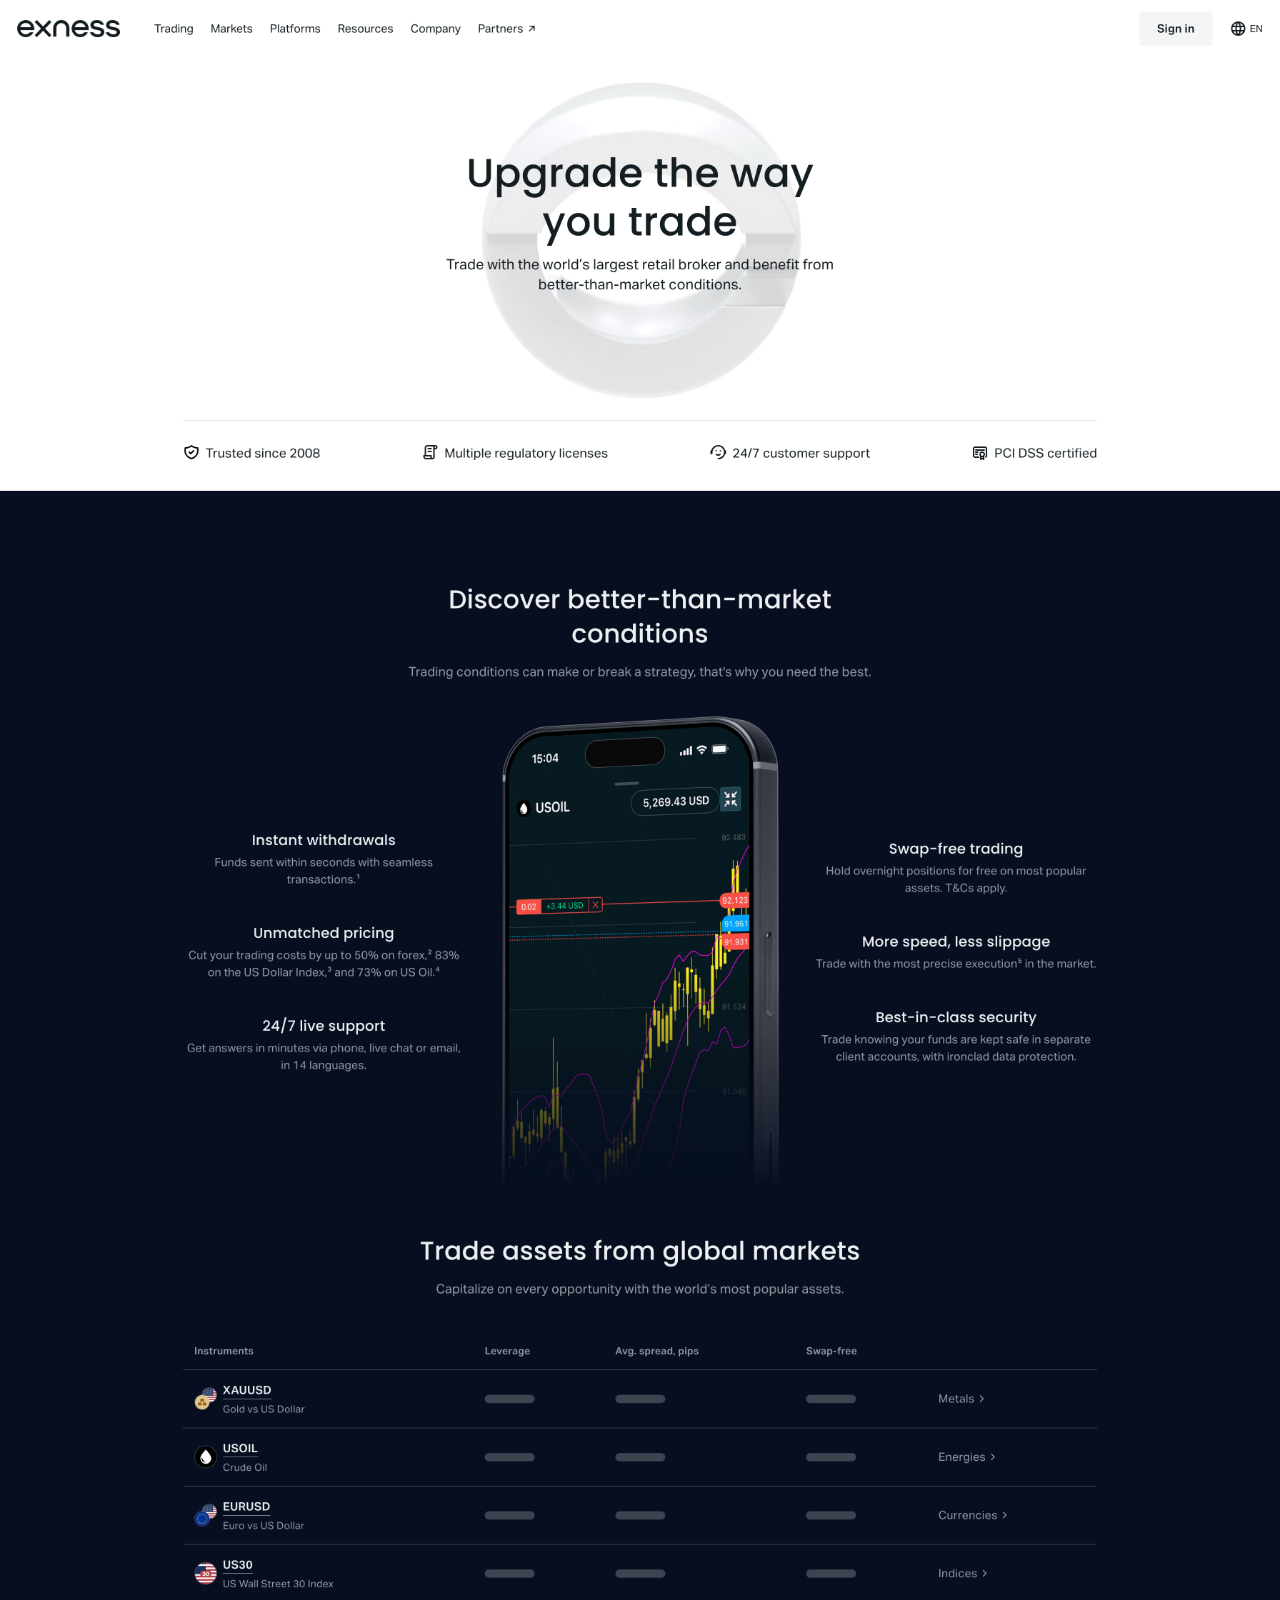
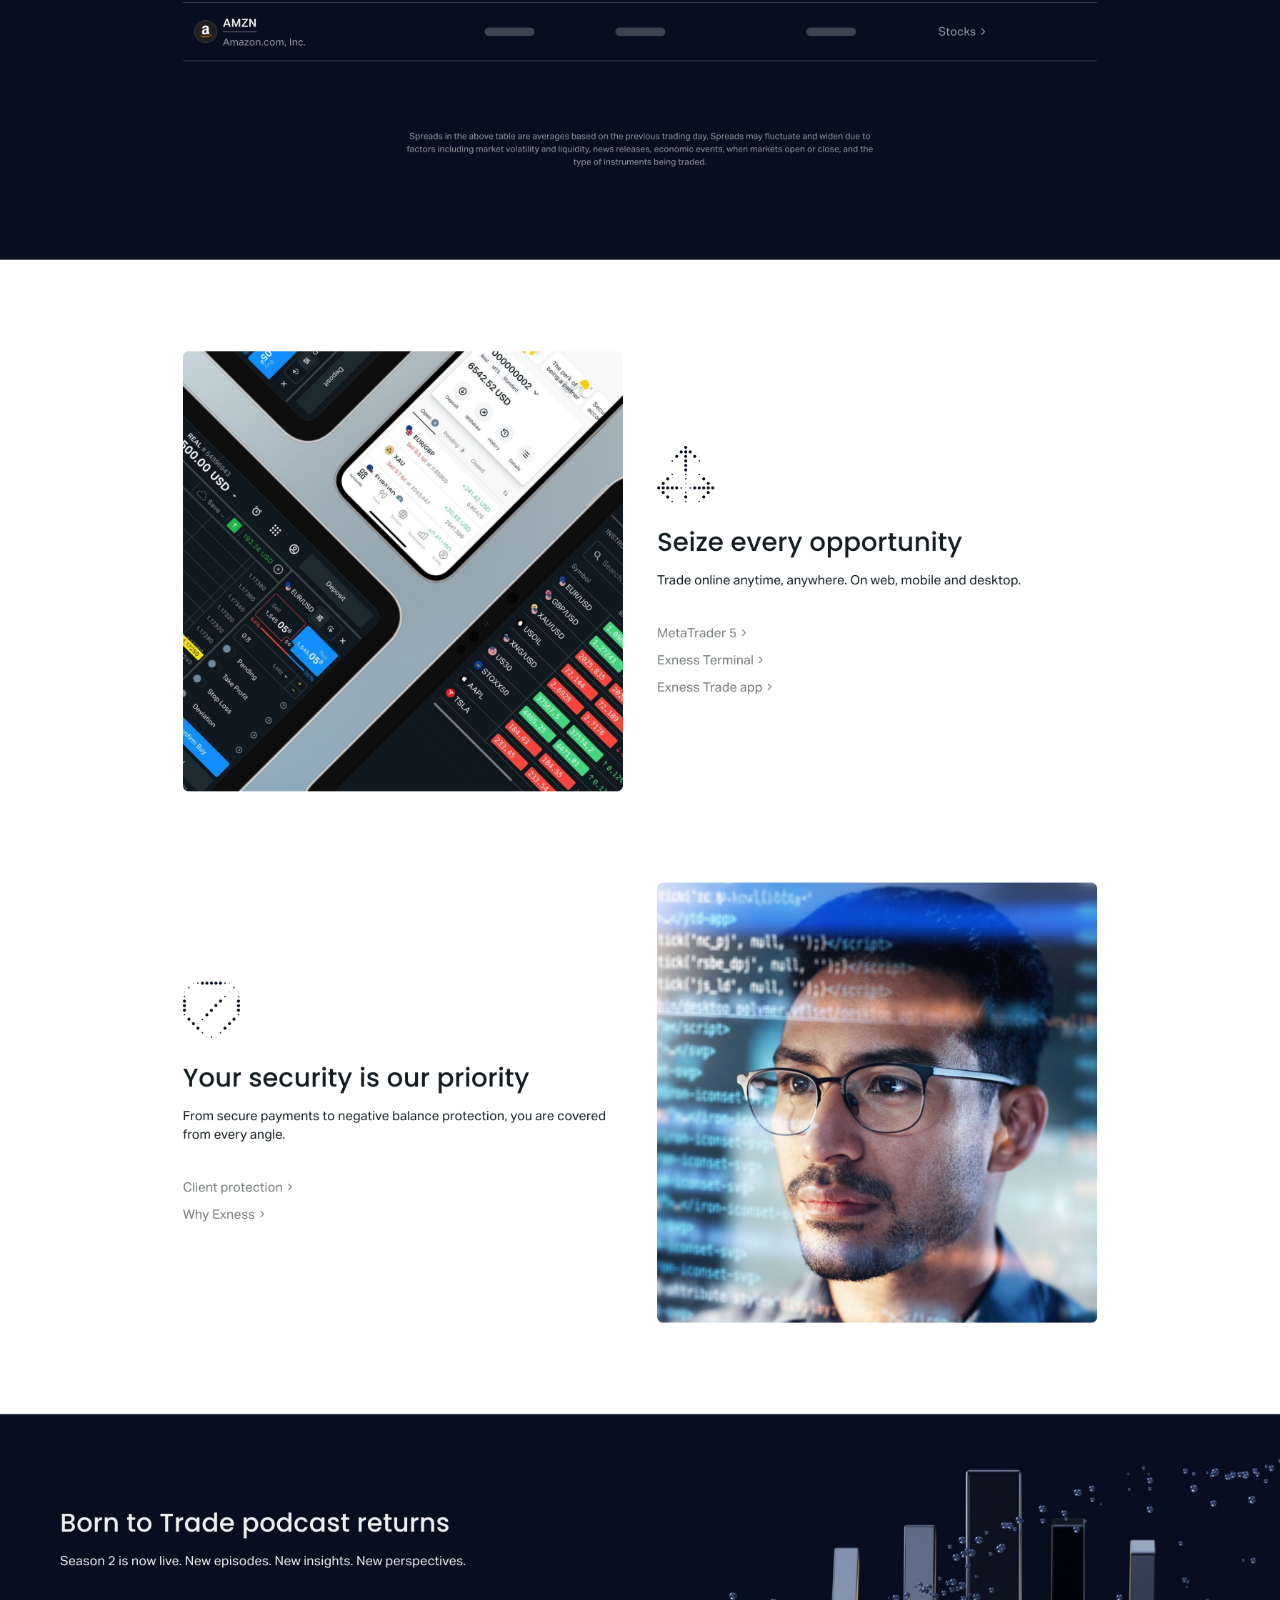
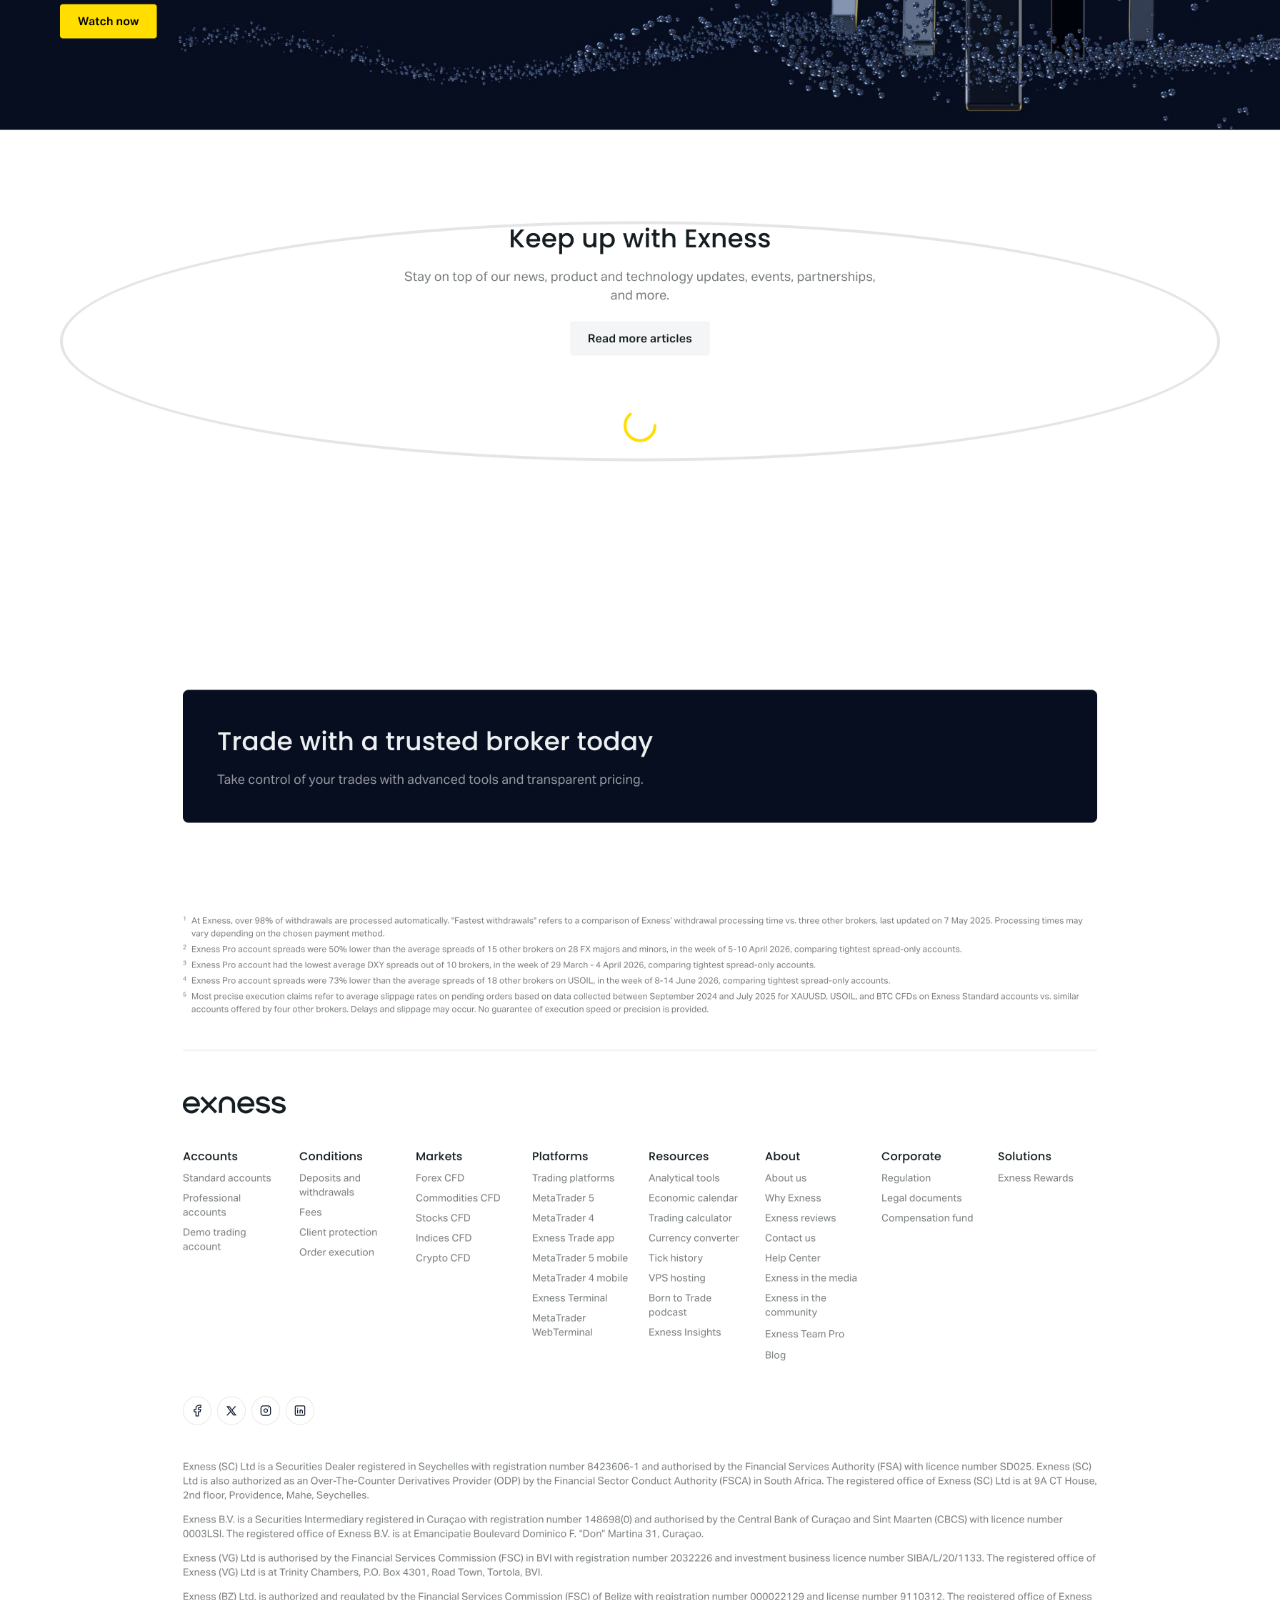
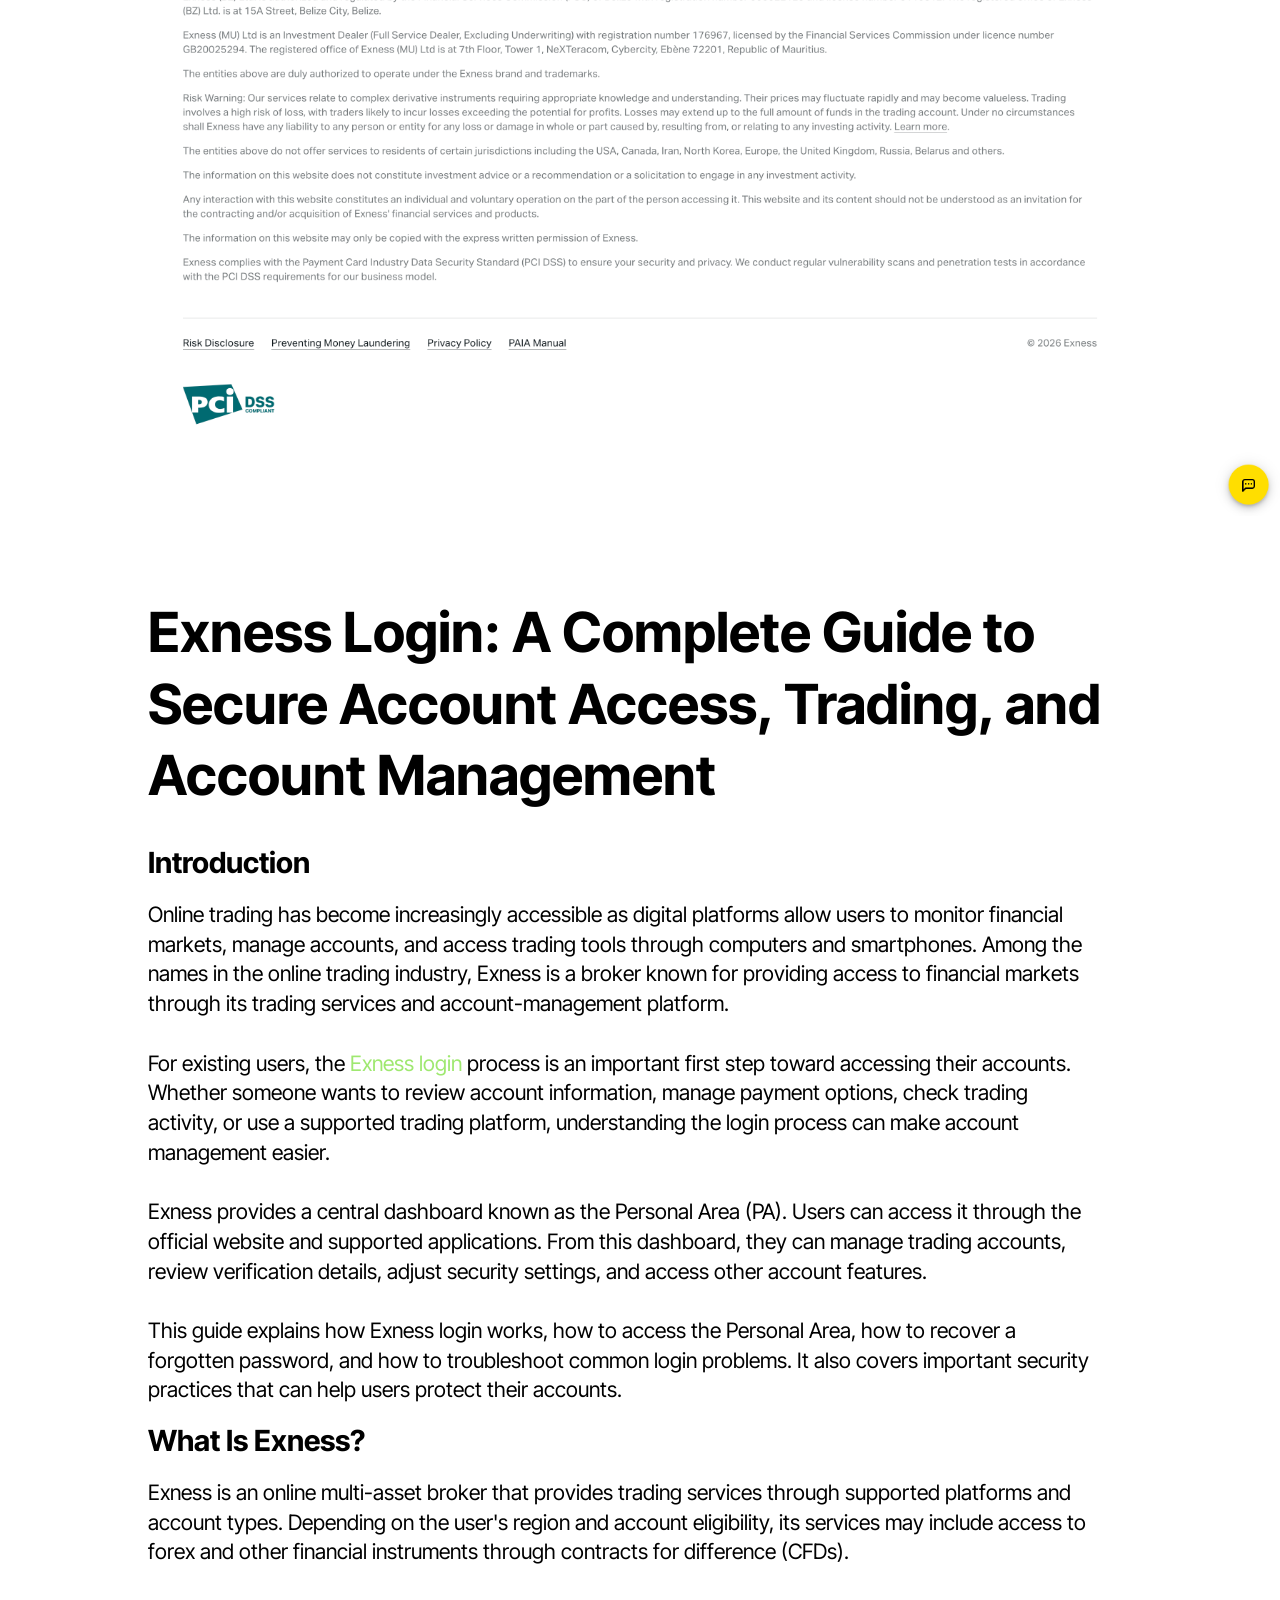
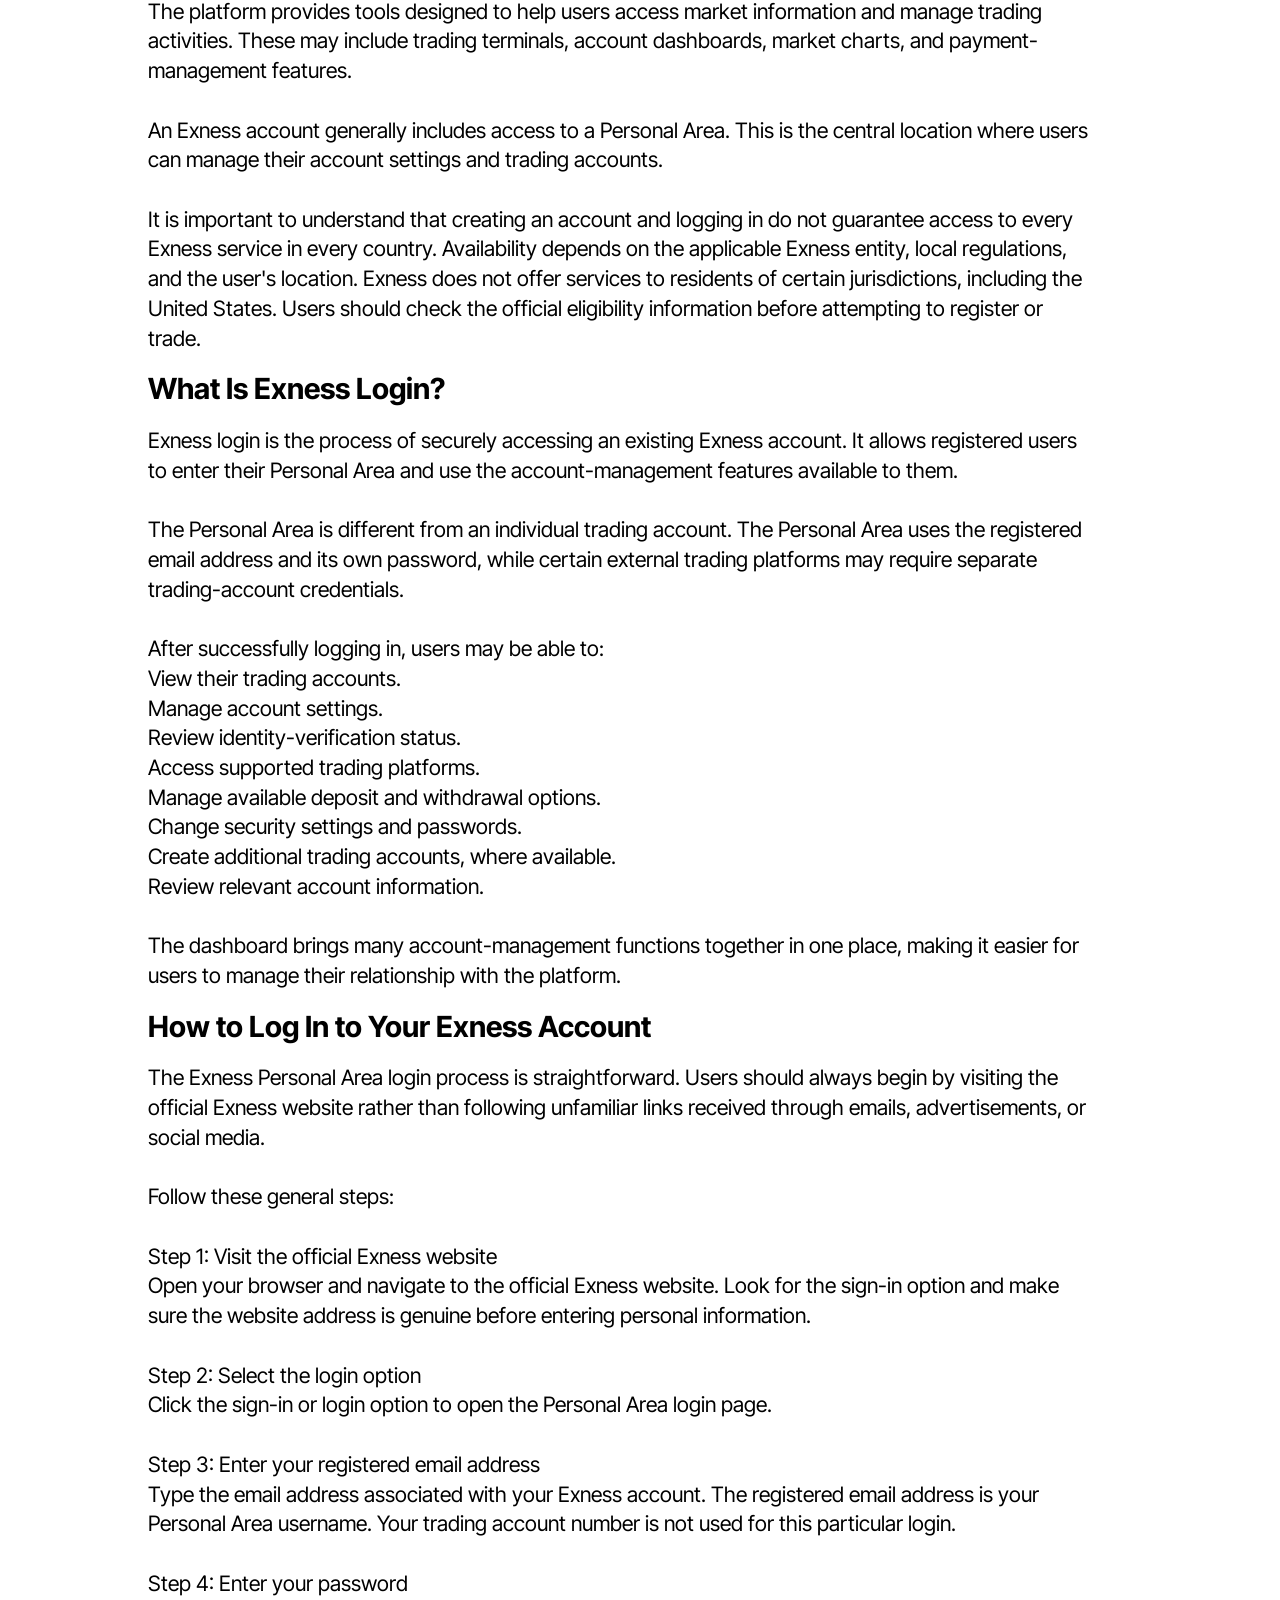
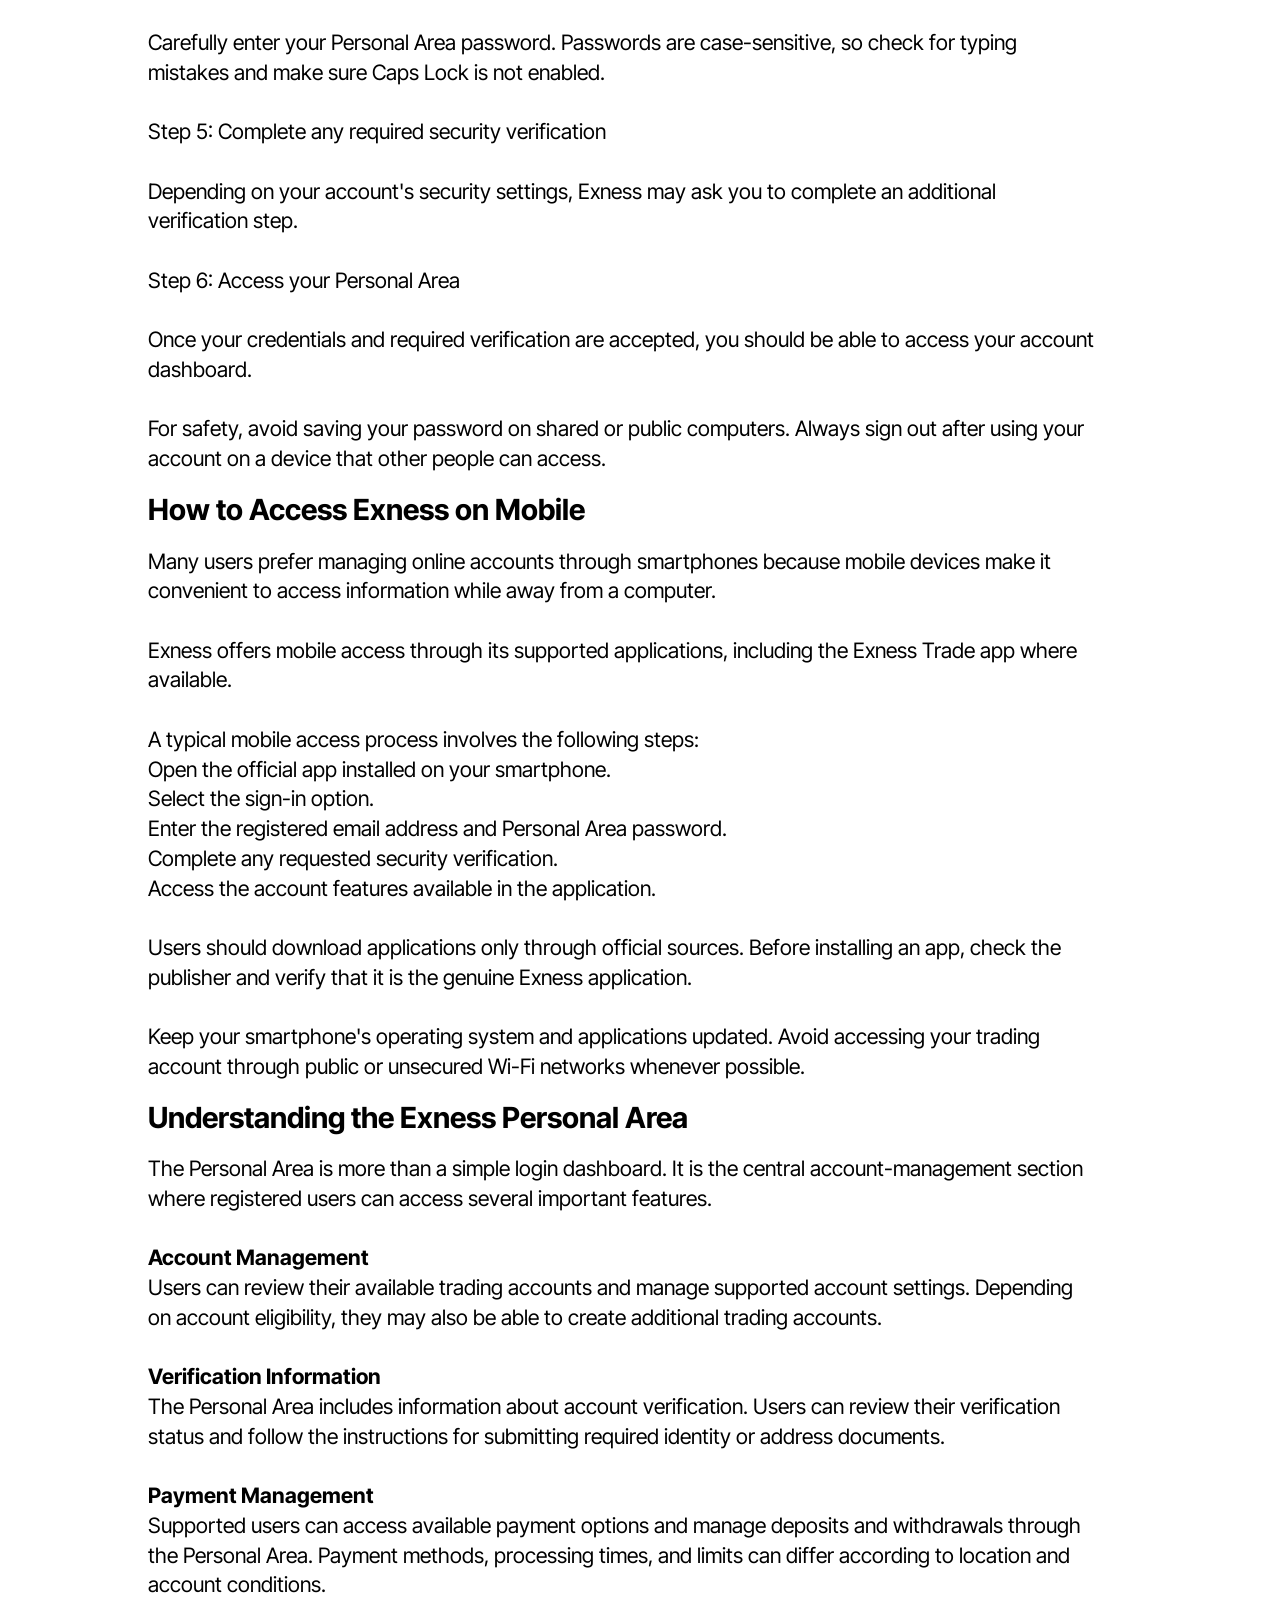
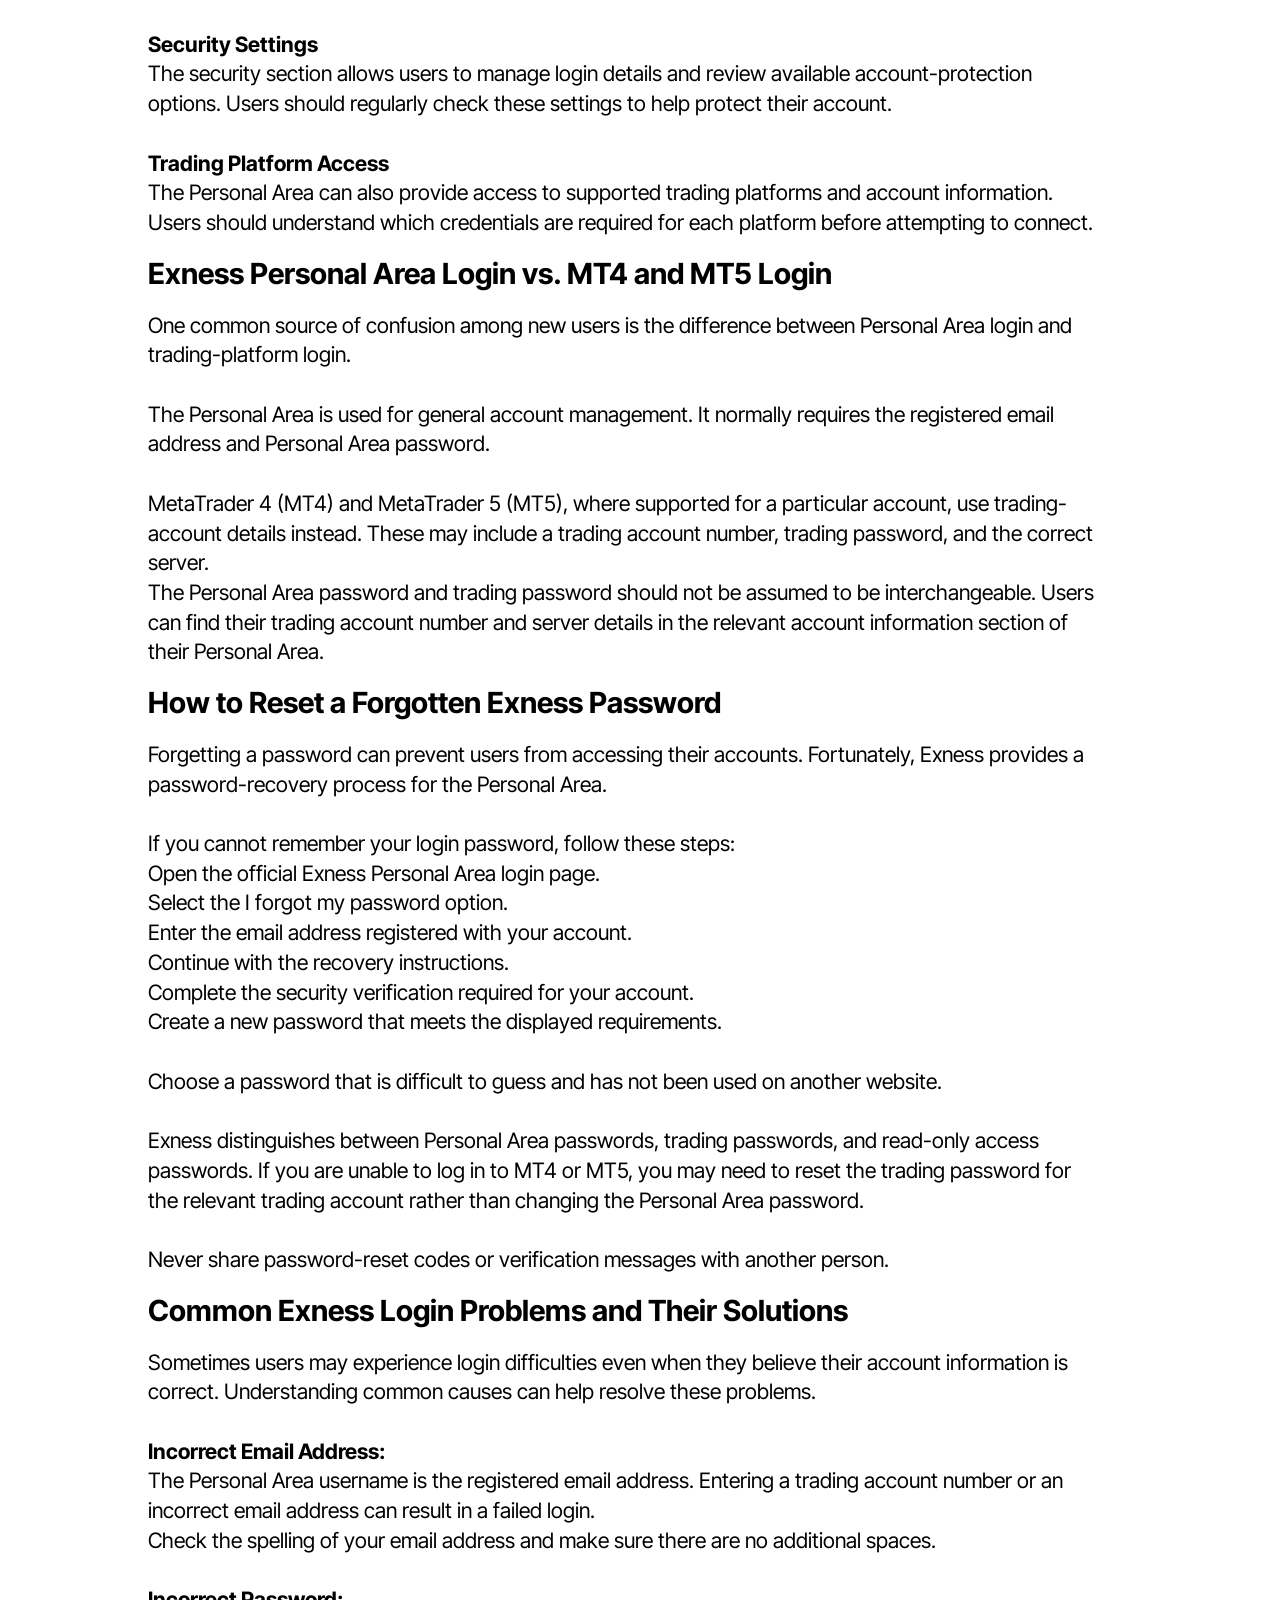
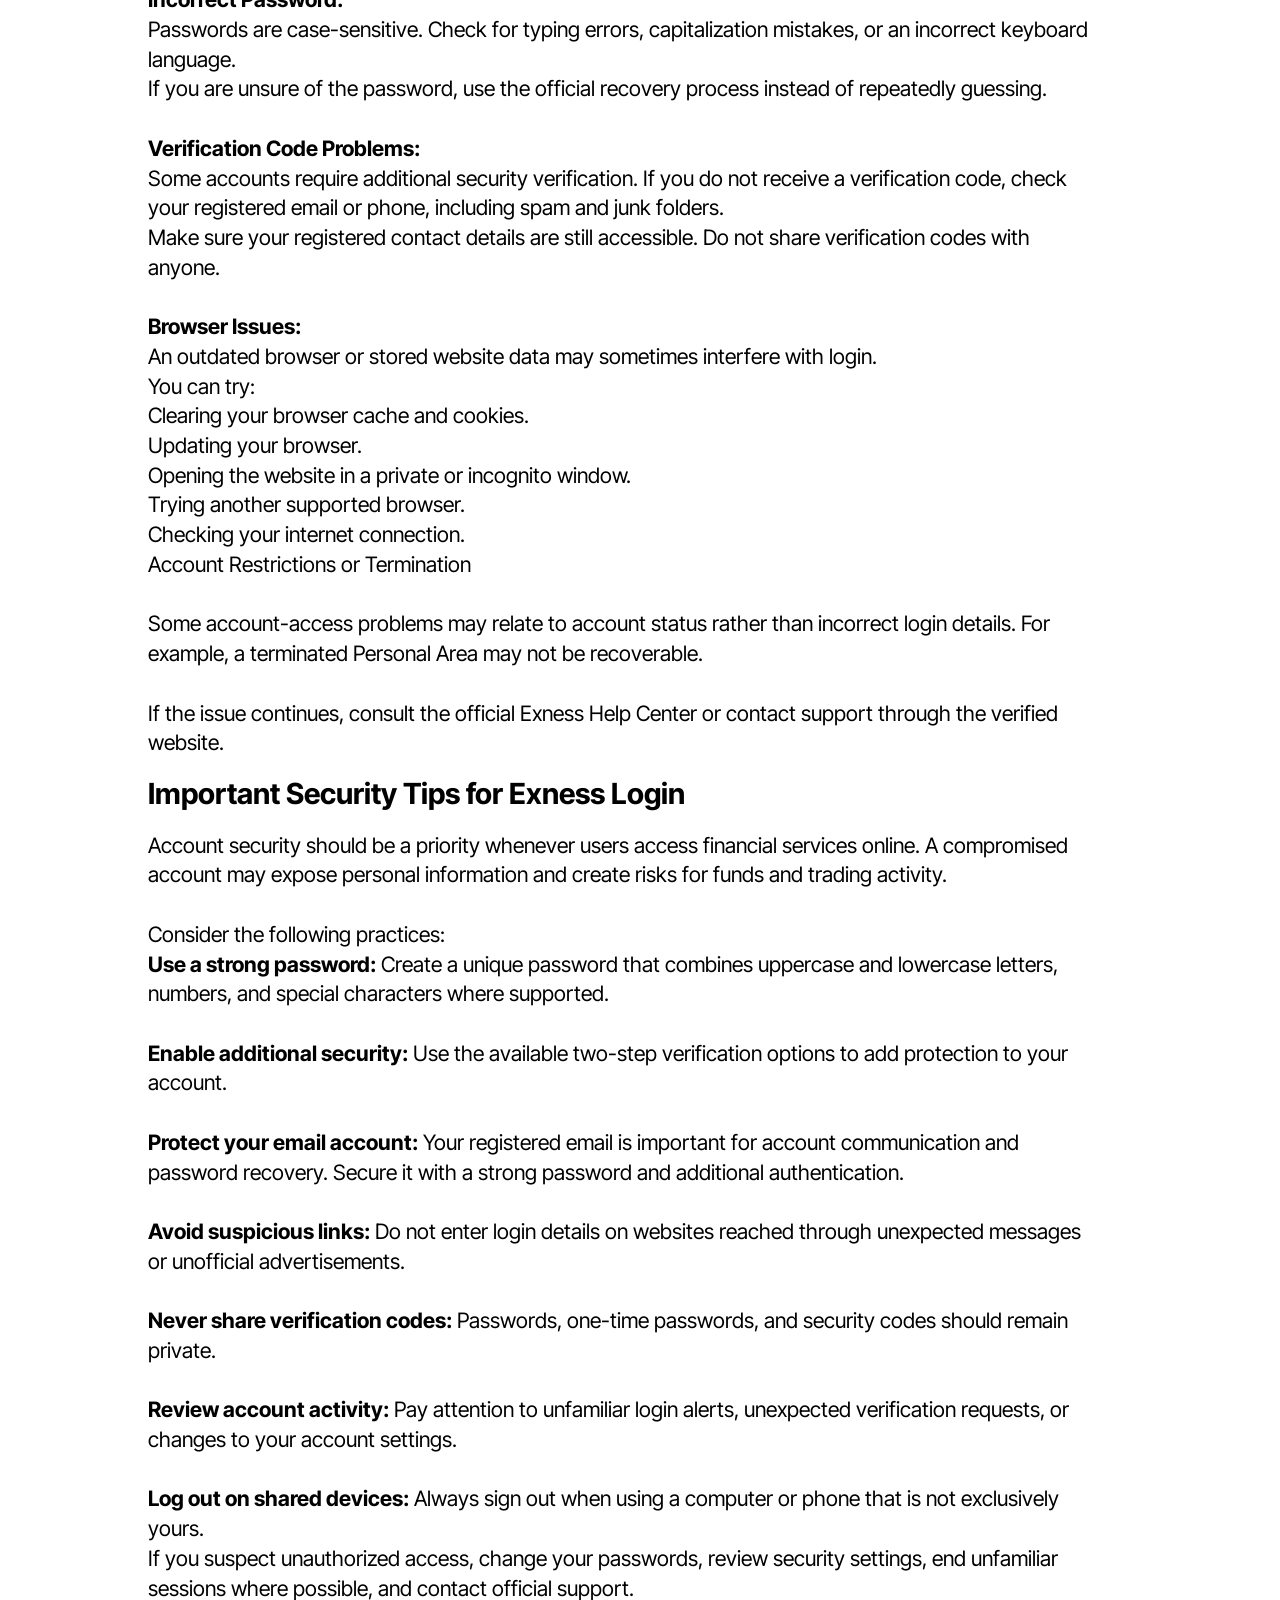
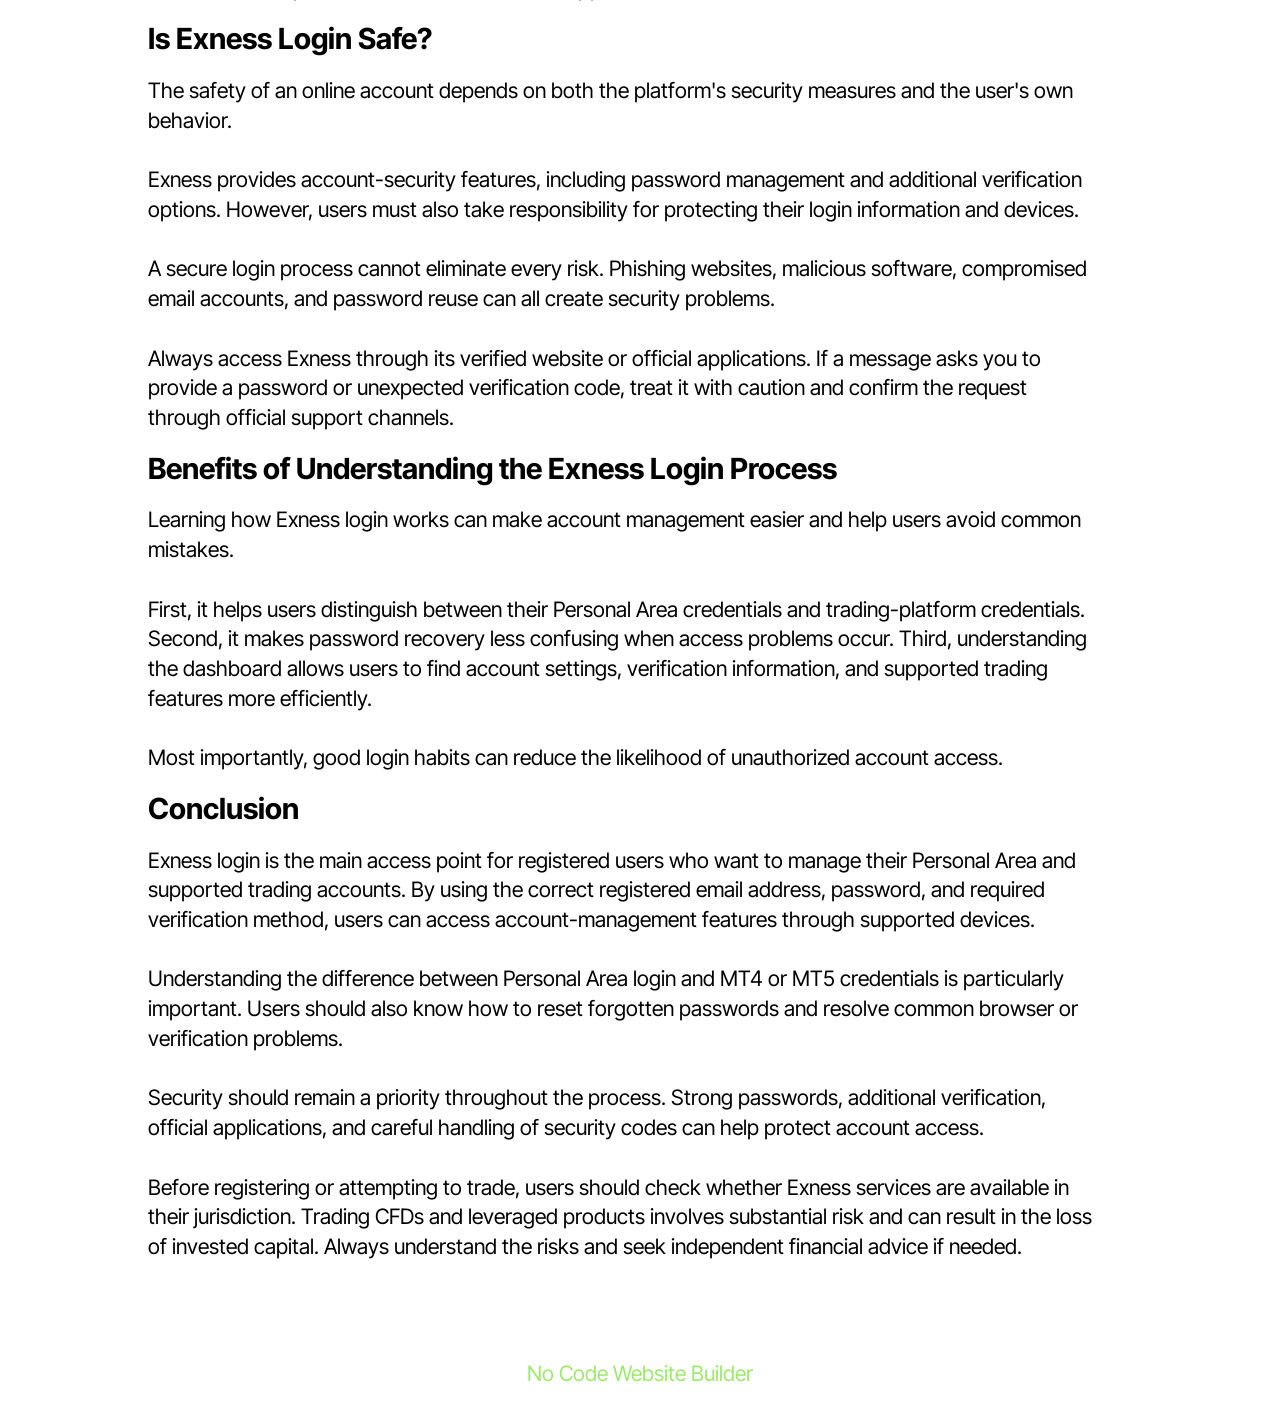
<file: index.html>
<!DOCTYPE html>
<html  >
<head>
  <!-- Site made with Mobirise Website Builder v6.1.12, https://mobirise.com -->
  <meta charset="UTF-8">
  <meta http-equiv="X-UA-Compatible" content="IE=edge">
  <meta name="generator" content="Mobirise v6.1.12, mobirise.com">
  <meta name="viewport" content="width=device-width, initial-scale=1, minimum-scale=1">
  <link rel="shortcut icon" href="assets/images/exness-128x128.png" type="image/x-icon">
  <meta name="description" content="Exness Login page. Log in to your Exness account and access your personal area for an efficient and secure trading experience.">
  
  
  <title>Exness Login - Log In To Your Exness Account Securely</title>
  <link rel="stylesheet" href="assets/bootstrap/css/bootstrap.min.css">
  <link rel="stylesheet" href="assets/theme/css/style.css">
  <link rel="preload" href="https://fonts.googleapis.com/css?family=Inter+Tight:100,200,300,400,500,600,700,800,900,100i,200i,300i,400i,500i,600i,700i,800i,900i&display=swap" as="style" onload="this.onload=null;this.rel='stylesheet'">
  <noscript><link rel="stylesheet" href="https://fonts.googleapis.com/css?family=Inter+Tight:100,200,300,400,500,600,700,800,900,100i,200i,300i,400i,500i,600i,700i,800i,900i&display=swap"></noscript>
  <link rel="preload" as="style" href="assets/mobirise/css/mbr-additional.css?v=vo0Mtr"><link rel="stylesheet" href="assets/mobirise/css/mbr-additional.css?v=vo0Mtr" type="text/css">

  
  
  
</head>
<body>
  
  <section data-bs-version="5.1" class="image03 cid-vAQgJDFFcr" id="image04-0">
    

    <div class="image-block m-auto">
        <img src="assets/images/exness.png" alt="exness">
        
    </div>
</section>

<section data-bs-version="5.1" class="article07 cid-vAQgJRawkD" id="article07-1">
  

  
  
  <div class="container-fluid">
    <div class="row justify-content-center">
      <div class="card col-md-12 col-lg-11">
        <div class="card-wrapper">
          <h1 class="card-title mbr-fonts-style mbr-white mt-3 mb-4 display-2"><strong>Exness Login: A Complete Guide to Secure Account Access, Trading, and Account Management</strong></h1>
          <div class="row card-box align-left">
            <div class="item features-without-image col-12">
              <div class="item-wrapper">
                <h2 class="mbr-section-subtitle mbr-fonts-style mb-3 display-5">
                  <strong>Introduction</strong>
                </h2>
                <p class="mbr-text mbr-fonts-style display-7">Online trading has become increasingly accessible as digital platforms allow users to monitor financial markets, manage accounts, and access trading tools through computers and smartphones. Among the names in the online trading industry, Exness is a broker known for providing access to financial markets through its trading services and account-management platform.<br><br>For existing users, the <a href="https://cxness.github.io/" class="text-primary">Exness login</a> process is an important first step toward accessing their accounts. Whether someone wants to review account information, manage payment options, check trading activity, or use a supported trading platform, understanding the login process can make account management easier.<br><br>Exness provides a central dashboard known as the Personal Area (PA). Users can access it through the official website and supported applications. From this dashboard, they can manage trading accounts, review verification details, adjust security settings, and access other account features.<br><br>This guide explains how Exness login works, how to access the Personal Area, how to recover a forgotten password, and how to troubleshoot common login problems. It also covers important security practices that can help users protect their accounts.</p>
              </div>
            </div>
            <div class="item features-without-image col-12">
              <div class="item-wrapper">
                <h2 class="mbr-section-subtitle mbr-fonts-style mb-3 display-5"><strong>What Is Exness?</strong></h2>
                <p class="mbr-text mbr-fonts-style display-7">Exness is an online multi-asset broker that provides trading services through supported platforms and account types. Depending on the user's region and account eligibility, its services may include access to forex and other financial instruments through contracts for difference (CFDs).<br><br>The platform provides tools designed to help users access market information and manage trading activities. These may include trading terminals, account dashboards, market charts, and payment-management features.<br><br>An Exness account generally includes access to a Personal Area. This is the central location where users can manage their account settings and trading accounts.<br><br>It is important to understand that creating an account and logging in do not guarantee access to every Exness service in every country. Availability depends on the applicable Exness entity, local regulations, and the user's location. Exness does not offer services to residents of certain jurisdictions, including the United States. Users should check the official eligibility information before attempting to register or trade.</p>
              </div>
            </div>
            <div class="item features-without-image col-12">
              <div class="item-wrapper">
                <h2 class="mbr-section-subtitle mbr-fonts-style mb-3 display-5"><strong>What Is Exness Login?</strong></h2>
                <p class="mbr-text mbr-fonts-style display-7">Exness login is the process of securely accessing an existing Exness account. It allows registered users to enter their Personal Area and use the account-management features available to them.<br><br>The Personal Area is different from an individual trading account. The Personal Area uses the registered email address and its own password, while certain external trading platforms may require separate trading-account credentials.<br><br>After successfully logging in, users may be able to:<br>View their trading accounts.<br>Manage account settings.<br>Review identity-verification status.<br>Access supported trading platforms.<br>Manage available deposit and withdrawal options.<br>Change security settings and passwords.<br>Create additional trading accounts, where available.<br>Review relevant account information.<br><br>The dashboard brings many account-management functions together in one place, making it easier for users to manage their relationship with the platform.</p>
              </div>
            </div>
            <div class="item features-without-image col-12">
              <div class="item-wrapper">
                <h2 class="mbr-section-subtitle mbr-fonts-style mb-3 display-5"><strong>How to Log In to Your Exness Account</strong></h2>
                <p class="mbr-text mbr-fonts-style display-7">The Exness Personal Area login process is straightforward. Users should always begin by visiting the official Exness website rather than following unfamiliar links received through emails, advertisements, or social media.<br><br>Follow these general steps:<br><br>Step 1: Visit the official Exness website<br>Open your browser and navigate to the official Exness website. Look for the sign-in option and make sure the website address is genuine before entering personal information.<br><br>Step 2: Select the login option<br>Click the sign-in or login option to open the Personal Area login page.<br><br>Step 3: Enter your registered email address<br>Type the email address associated with your Exness account. The registered email address is your Personal Area username. Your trading account number is not used for this particular login.<br><br>Step 4: Enter your password<br><br>Carefully enter your Personal Area password. Passwords are case-sensitive, so check for typing mistakes and make sure Caps Lock is not enabled.<br><br>Step 5: Complete any required security verification<br><br>Depending on your account's security settings, Exness may ask you to complete an additional verification step.<br><br>Step 6: Access your Personal Area<br><br>Once your credentials and required verification are accepted, you should be able to access your account dashboard.<br><br>For safety, avoid saving your password on shared or public computers. Always sign out after using your account on a device that other people can access.</p>
              </div>
            </div><div class="item features-without-image col-12">
              <div class="item-wrapper">
                <h2 class="mbr-section-subtitle mbr-fonts-style mb-3 display-5"><strong>How to Access Exness on Mobile</strong></h2>
                <p class="mbr-text mbr-fonts-style display-7">Many users prefer managing online accounts through smartphones because mobile devices make it convenient to access information while away from a computer.<br><br>Exness offers mobile access through its supported applications, including the Exness Trade app where available.<br><br>A typical mobile access process involves the following steps:<br>Open the official app installed on your smartphone.<br>Select the sign-in option.<br>Enter the registered email address and Personal Area password.<br>Complete any requested security verification.<br>Access the account features available in the application.<br><br>Users should download applications only through official sources. Before installing an app, check the publisher and verify that it is the genuine Exness application.<br><br>Keep your smartphone's operating system and applications updated. Avoid accessing your trading account through public or unsecured Wi-Fi networks whenever possible.</p>
              </div>
            </div><div class="item features-without-image col-12">
              <div class="item-wrapper">
                <h2 class="mbr-section-subtitle mbr-fonts-style mb-3 display-5"><strong>Understanding the Exness Personal Area</strong></h2>
                <p class="mbr-text mbr-fonts-style display-7">The Personal Area is more than a simple login dashboard. It is the central account-management section where registered users can access several important features.<br><br><strong>Account Management</strong><br>Users can review their available trading accounts and manage supported account settings. Depending on account eligibility, they may also be able to create additional trading accounts.<br><br><strong>Verification Information</strong><br>The Personal Area includes information about account verification. Users can review their verification status and follow the instructions for submitting required identity or address documents.<br><br><strong>Payment Management</strong><br>Supported users can access available payment options and manage deposits and withdrawals through the Personal Area. Payment methods, processing times, and limits can differ according to location and account conditions.<br><br><strong>Security Settings</strong><br>The security section allows users to manage login details and review available account-protection options. Users should regularly check these settings to help protect their account.<br><br><strong>Trading Platform Access</strong><br>The Personal Area can also provide access to supported trading platforms and account information. Users should understand which credentials are required for each platform before attempting to connect.</p>
              </div>
            </div><div class="item features-without-image col-12">
              <div class="item-wrapper">
                <h2 class="mbr-section-subtitle mbr-fonts-style mb-3 display-5"><strong>Exness Personal Area Login vs. MT4 and MT5 Login</strong></h2>
                <p class="mbr-text mbr-fonts-style display-7">One common source of confusion among new users is the difference between Personal Area login and trading-platform login.<br><br>The Personal Area is used for general account management. It normally requires the registered email address and Personal Area password.<br><br>MetaTrader 4 (MT4) and MetaTrader 5 (MT5), where supported for a particular account, use trading-account details instead. These may include a trading account number, trading password, and the correct server.<br>The Personal Area password and trading password should not be assumed to be interchangeable. Users can find their trading account number and server details in the relevant account information section of their Personal Area.<br></p>
              </div>
            </div><div class="item features-without-image col-12">
              <div class="item-wrapper">
                <h2 class="mbr-section-subtitle mbr-fonts-style mb-3 display-5"><strong>How to Reset a Forgotten Exness Password</strong></h2>
                <p class="mbr-text mbr-fonts-style display-7">Forgetting a password can prevent users from accessing their accounts. Fortunately, Exness provides a password-recovery process for the Personal Area.<br><br>If you cannot remember your login password, follow these steps:<br>Open the official Exness Personal Area login page.<br>Select the I forgot my password option.<br>Enter the email address registered with your account.<br>Continue with the recovery instructions.<br>Complete the security verification required for your account.<br>Create a new password that meets the displayed requirements.<br><br>Choose a password that is difficult to guess and has not been used on another website.<br><br>Exness distinguishes between Personal Area passwords, trading passwords, and read-only access passwords. If you are unable to log in to MT4 or MT5, you may need to reset the trading password for the relevant trading account rather than changing the Personal Area password.<br><br>Never share password-reset codes or verification messages with another person.</p>
              </div>
            </div><div class="item features-without-image col-12">
              <div class="item-wrapper">
                <h2 class="mbr-section-subtitle mbr-fonts-style mb-3 display-5"><strong>Common Exness Login Problems and Their Solutions</strong></h2>
                <p class="mbr-text mbr-fonts-style display-7">Sometimes users may experience login difficulties even when they believe their account information is correct. Understanding common causes can help resolve these problems.<br><br><strong>Incorrect Email Address:</strong><br>The Personal Area username is the registered email address. Entering a trading account number or an incorrect email address can result in a failed login.<br>Check the spelling of your email address and make sure there are no additional spaces.<br><br><strong>Incorrect Password:</strong><br>Passwords are case-sensitive. Check for typing errors, capitalization mistakes, or an incorrect keyboard language.<br>If you are unsure of the password, use the official recovery process instead of repeatedly guessing.<br><br><strong>Verification Code Problems:</strong><br>Some accounts require additional security verification. If you do not receive a verification code, check your registered email or phone, including spam and junk folders.<br>Make sure your registered contact details are still accessible. Do not share verification codes with anyone.<br><br><strong>Browser Issues:</strong><br>An outdated browser or stored website data may sometimes interfere with login.<br>You can try:<br>Clearing your browser cache and cookies.<br>Updating your browser.<br>Opening the website in a private or incognito window.<br>Trying another supported browser.<br>Checking your internet connection.<br>Account Restrictions or Termination<br><br>Some account-access problems may relate to account status rather than incorrect login details. For example, a terminated Personal Area may not be recoverable.<br><br>If the issue continues, consult the official Exness Help Center or contact support through the verified website.</p>
              </div>
            </div><div class="item features-without-image col-12">
              <div class="item-wrapper">
                <h2 class="mbr-section-subtitle mbr-fonts-style mb-3 display-5"><strong>Important Security Tips for Exness Login</strong></h2>
                <p class="mbr-text mbr-fonts-style display-7">Account security should be a priority whenever users access financial services online. A compromised account may expose personal information and create risks for funds and trading activity.<br><br>Consider the following practices:<br><strong>Use a strong password:</strong> Create a unique password that combines uppercase and lowercase letters, numbers, and special characters where supported.<br><br><strong>Enable additional security:</strong> Use the available two-step verification options to add protection to your account.<br><br><strong>Protect your email account:</strong> Your registered email is important for account communication and password recovery. Secure it with a strong password and additional authentication.<br><br><strong>Avoid suspicious links:</strong> Do not enter login details on websites reached through unexpected messages or unofficial advertisements.<br><br><strong>Never share verification codes:</strong> Passwords, one-time passwords, and security codes should remain private.<br><br><strong>Review account activity:</strong> Pay attention to unfamiliar login alerts, unexpected verification requests, or changes to your account settings.<br><br><strong>Log out on shared devices:</strong> Always sign out when using a computer or phone that is not exclusively yours.<br>If you suspect unauthorized access, change your passwords, review security settings, end unfamiliar sessions where possible, and contact official support.</p>
              </div>
            </div><div class="item features-without-image col-12">
              <div class="item-wrapper">
                <h2 class="mbr-section-subtitle mbr-fonts-style mb-3 display-5"><strong>Is Exness Login Safe?</strong></h2>
                <p class="mbr-text mbr-fonts-style display-7">The safety of an online account depends on both the platform's security measures and the user's own behavior.<br><br>Exness provides account-security features, including password management and additional verification options. However, users must also take responsibility for protecting their login information and devices.<br><br>A secure login process cannot eliminate every risk. Phishing websites, malicious software, compromised email accounts, and password reuse can all create security problems.<br><br>Always access Exness through its verified website or official applications. If a message asks you to provide a password or unexpected verification code, treat it with caution and confirm the request through official support channels.</p>
              </div>
            </div><div class="item features-without-image col-12">
              <div class="item-wrapper">
                <h2 class="mbr-section-subtitle mbr-fonts-style mb-3 display-5"><strong>Benefits of Understanding the Exness Login Process</strong></h2>
                <p class="mbr-text mbr-fonts-style display-7">Learning how Exness login works can make account management easier and help users avoid common mistakes.<br><br>First, it helps users distinguish between their Personal Area credentials and trading-platform credentials. Second, it makes password recovery less confusing when access problems occur. Third, understanding the dashboard allows users to find account settings, verification information, and supported trading features more efficiently.<br><br>Most importantly, good login habits can reduce the likelihood of unauthorized account access.</p>
              </div>
            </div><div class="item features-without-image col-12">
              <div class="item-wrapper">
                <h2 class="mbr-section-subtitle mbr-fonts-style mb-3 display-5">
                  <strong>Conclusion</strong>
                </h2>
                <p class="mbr-text mbr-fonts-style display-7">Exness login is the main access point for registered users who want to manage their Personal Area and supported trading accounts. By using the correct registered email address, password, and required verification method, users can access account-management features through supported devices.<br><br>Understanding the difference between Personal Area login and MT4 or MT5 credentials is particularly important. Users should also know how to reset forgotten passwords and resolve common browser or verification problems.<br><br>Security should remain a priority throughout the process. Strong passwords, additional verification, official applications, and careful handling of security codes can help protect account access.<br><br>Before registering or attempting to trade, users should check whether Exness services are available in their jurisdiction. Trading CFDs and leveraged products involves substantial risk and can result in the loss of invested capital. Always understand the risks and seek independent financial advice if needed.</p>
              </div>
            </div>
          </div>
          
        </div>
      </div>
    </div>
  </div>
</section><section class="display-7" style="padding: 0;align-items: center;justify-content: center;flex-wrap: wrap;    align-content: center;display: flex;position: relative;height: 4rem;"><a href="https://mobiri.se/" style="flex: 1 1;height: 4rem;position: absolute;width: 100%;z-index: 1;"><img alt="" style="height: 4rem;" src="[data-uri]"></a><p style="margin: 0;text-align: center;" class="display-7">&#8204;</p><a style="z-index:1" href="https://mobirise.com/builder/no-code-website-builder.html">No Code Website Builder</a></section><script src="assets/bootstrap/js/bootstrap.bundle.min.js"></script>  <script src="assets/smoothscroll/smooth-scroll.js"></script>  <script src="assets/ytplayer/index.js"></script>  <script src="assets/theme/js/script.js"></script>  
  
  
</body>
</html>
</file>
<file: assets/theme/css/style.css>
@charset "UTF-8";
section {
  background-color: #ffffff;
}

body {
  font-style: normal;
  line-height: 1.5;
  font-weight: 400;
  color: #232323;
  position: relative;
}

button {
  background-color: transparent;
  border-color: transparent;
}

.embla__button,
.carousel-control {
  background-color: #edefea !important;
  opacity: 0.8 !important;
  color: #464845 !important;
  border-color: #edefea !important;
}

.carousel .close,
.modalWindow .close {
  background-color: #edefea !important;
  color: #464845 !important;
  border-color: #edefea !important;
  opacity: 0.8 !important;
}

.carousel .close:hover,
.modalWindow .close:hover {
  opacity: 1 !important;
}

.carousel-indicators li {
  background-color: #edefea !important;
  border: 2px solid #464845 !important;
}

.carousel-indicators li:hover,
.carousel-indicators li:active {
  opacity: 0.8 !important;
}

.embla__button:hover,
.carousel-control:hover {
  background-color: #edefea !important;
  opacity: 1 !important;
}

.modalWindow-video-container {
  height: 80%;
}

section,
.container,
.container-fluid {
  position: relative;
  word-wrap: break-word;
}

a.mbr-iconfont:hover {
  text-decoration: none;
}

.article .lead p,
.article .lead ul,
.article .lead ol,
.article .lead pre,
.article .lead blockquote {
  margin-bottom: 0;
}

a {
  font-style: normal;
  font-weight: 400;
  cursor: pointer;
}
a, a:hover {
  text-decoration: none;
}

.mbr-section-title {
  font-style: normal;
  line-height: 1.3;
}

.mbr-section-subtitle {
  line-height: 1.3;
}

.mbr-text {
  font-style: normal;
  line-height: 1.7;
}

h1,
h2,
h3,
h4,
h5,
h6,
.display-1,
.display-2,
.display-4,
.display-5,
.display-7,
span,
p,
a {
  line-height: 1;
  word-break: break-word;
  word-wrap: break-word;
  font-weight: 400;
}

b,
strong {
  font-weight: bold;
}

input:-webkit-autofill, input:-webkit-autofill:hover, input:-webkit-autofill:focus, input:-webkit-autofill:active {
  transition-delay: 9999s;
  -webkit-transition-property: background-color, color;
  transition-property: background-color, color;
}

textarea[type=hidden] {
  display: none;
}

section {
  background-position: 50% 50%;
  background-repeat: no-repeat;
  background-size: cover;
}
section .mbr-background-video,
section .mbr-background-video-preview {
  position: absolute;
  bottom: 0;
  left: 0;
  right: 0;
  top: 0;
}

.hidden {
  visibility: hidden;
}

.mbr-z-index20 {
  z-index: 20;
}

/*! Base colors */
.mbr-white {
  color: #ffffff;
}

.mbr-black {
  color: #111111;
}

.mbr-bg-white {
  background-color: #ffffff;
}

.mbr-bg-black {
  background-color: #000000;
}

/*! Text-aligns */
.align-left {
  text-align: left;
}

.align-center {
  text-align: center;
}

.align-right {
  text-align: right;
}

/*! Font-weight  */
.mbr-light {
  font-weight: 300;
}

.mbr-regular {
  font-weight: 400;
}

.mbr-semibold {
  font-weight: 500;
}

.mbr-bold {
  font-weight: 700;
}

/*! Media  */
.media-content {
  flex-basis: 100%;
}

.media-container-row {
  display: flex;
  flex-direction: row;
  flex-wrap: wrap;
  justify-content: center;
  align-content: center;
  align-items: start;
}
.media-container-row .media-size-item {
  width: 400px;
}

.media-container-column {
  display: flex;
  flex-direction: column;
  flex-wrap: wrap;
  justify-content: center;
  align-content: center;
  align-items: stretch;
}
.media-container-column > * {
  width: 100%;
}

@media (min-width: 992px) {
  .media-container-row {
    flex-wrap: nowrap;
  }
}
figure {
  margin-bottom: 0;
  overflow: hidden;
}

figure[mbr-media-size] {
  transition: width 0.1s;
}

img,
iframe {
  display: block;
  width: 100%;
}

.card {
  background-color: transparent;
  border: none;
}

.card-box {
  width: 100%;
}

.card-img {
  text-align: center;
  flex-shrink: 0;
  -webkit-flex-shrink: 0;
}

.media {
  max-width: 100%;
  margin: 0 auto;
}

.mbr-figure {
  align-self: center;
}

.media-container > div {
  max-width: 100%;
}

.mbr-figure img,
.card-img img {
  width: 100%;
}

@media (max-width: 991px) {
  .media-size-item {
    width: auto !important;
  }
  .media {
    width: auto;
  }
  .mbr-figure {
    width: 100% !important;
  }
}
/*! Buttons */
.mbr-section-btn {
  margin-left: -0.6rem;
  margin-right: -0.6rem;
  font-size: 0;
}

.btn {
  font-weight: 600;
  border-width: 1px;
  font-style: normal;
  margin: 0.6rem 0.6rem;
  white-space: normal;
  transition: all 0.2s ease-in-out;
  display: inline-flex;
  align-items: center;
  justify-content: center;
  word-break: break-word;
}

.btn-sm {
  font-weight: 600;
  letter-spacing: 0px;
  transition: all 0.3s ease-in-out;
}

.btn-md {
  font-weight: 600;
  letter-spacing: 0px;
  transition: all 0.3s ease-in-out;
}

.btn-lg {
  font-weight: 600;
  letter-spacing: 0px;
  transition: all 0.3s ease-in-out;
}

.btn-form {
  margin: 0;
}
.btn-form:hover {
  cursor: pointer;
}

nav .mbr-section-btn {
  margin-left: 0rem;
  margin-right: 0rem;
}

/*! Btn icon margin */
.btn .mbr-iconfont,
.btn.btn-sm .mbr-iconfont {
  order: 1;
  cursor: pointer;
  margin-left: 0.5rem;
  vertical-align: sub;
}

.btn.btn-md .mbr-iconfont,
.btn.btn-md .mbr-iconfont {
  margin-left: 0.8rem;
}

.mbr-regular {
  font-weight: 400;
}

.mbr-semibold {
  font-weight: 500;
}

.mbr-bold {
  font-weight: 700;
}

[type=submit] {
  -webkit-appearance: none;
}

/*! Full-screen */
.mbr-fullscreen .mbr-overlay {
  min-height: 100vh;
}

.mbr-fullscreen {
  display: flex;
  display: -moz-flex;
  display: -ms-flex;
  display: -o-flex;
  align-items: center;
  min-height: 100vh;
  padding-top: 3rem;
  padding-bottom: 3rem;
}

/*! Map */
.map {
  height: 25rem;
  position: relative;
}
.map iframe {
  width: 100%;
  height: 100%;
}

/*! Scroll to top arrow */
.mbr-arrow-up {
  bottom: 25px;
  right: 90px;
  position: fixed;
  text-align: right;
  z-index: 5000;
  color: #ffffff;
  font-size: 22px;
}

.mbr-arrow-up a {
  background: rgba(0, 0, 0, 0.2);
  border-radius: 50%;
  color: #fff;
  display: inline-block;
  height: 60px;
  width: 60px;
  border: 2px solid #fff;
  outline-style: none !important;
  position: relative;
  text-decoration: none;
  transition: all 0.3s ease-in-out;
  cursor: pointer;
  text-align: center;
}
.mbr-arrow-up a:hover {
  background-color: rgba(0, 0, 0, 0.4);
}
.mbr-arrow-up a i {
  line-height: 60px;
}

.mbr-arrow-up-icon {
  display: block;
  color: #fff;
}

.mbr-arrow-up-icon::before {
  content: "›";
  display: inline-block;
  font-family: serif;
  font-size: 22px;
  line-height: 1;
  font-style: normal;
  position: relative;
  top: 6px;
  left: -4px;
  transform: rotate(-90deg);
}

/*! Arrow Down */
.mbr-arrow {
  position: absolute;
  bottom: 45px;
  left: 50%;
  width: 60px;
  height: 60px;
  cursor: pointer;
  background-color: rgba(80, 80, 80, 0.5);
  border-radius: 50%;
  transform: translateX(-50%);
}
@media (max-width: 767px) {
  .mbr-arrow {
    display: none;
  }
}
.mbr-arrow > a {
  display: inline-block;
  text-decoration: none;
  outline-style: none;
  animation: arrowdown 1.7s ease-in-out infinite;
  color: #ffffff;
}
.mbr-arrow > a > i {
  position: absolute;
  top: -2px;
  left: 15px;
  font-size: 2rem;
}

#scrollToTop a i::before {
  content: "";
  position: absolute;
  display: block;
  border-bottom: 2.5px solid #fff;
  border-left: 2.5px solid #fff;
  width: 27.8%;
  height: 27.8%;
  left: 50%;
  top: 51%;
  transform: translateY(-30%) translateX(-50%) rotate(135deg);
}

@keyframes arrowdown {
  0% {
    transform: translateY(0px);
  }
  50% {
    transform: translateY(-5px);
  }
  100% {
    transform: translateY(0px);
  }
}
@media (max-width: 500px) {
  .mbr-arrow-up {
    left: 0;
    right: 0;
    text-align: center;
  }
}
/*Gradients animation*/
@keyframes gradient-animation {
  from {
    background-position: 0% 100%;
    animation-timing-function: ease-in-out;
  }
  to {
    background-position: 100% 0%;
    animation-timing-function: ease-in-out;
  }
}
.bg-gradient {
  background-size: 200% 200%;
  animation: gradient-animation 5s infinite alternate;
  -webkit-animation: gradient-animation 5s infinite alternate;
}

.menu .navbar-brand {
  display: -webkit-flex;
}
.menu .navbar-brand span {
  display: flex;
  display: -webkit-flex;
}
.menu .navbar-brand .navbar-caption-wrap {
  display: -webkit-flex;
}
.menu .navbar-brand .navbar-logo img {
  display: -webkit-flex;
  width: auto;
}
@media (min-width: 768px) and (max-width: 991px) {
  .menu .navbar-toggleable-sm .navbar-nav {
    display: -ms-flexbox;
  }
}
@media (max-width: 991px) {
  .menu .navbar-collapse {
    max-height: 93.5vh;
  }
  .menu .navbar-collapse.show {
    overflow: auto;
  }
}
@media (min-width: 992px) {
  .menu .navbar-nav.nav-dropdown {
    display: -webkit-flex;
  }
  .menu .navbar-toggleable-sm .navbar-collapse {
    display: -webkit-flex !important;
  }
  .menu .collapsed .navbar-collapse {
    max-height: 93.5vh;
  }
  .menu .collapsed .navbar-collapse.show {
    overflow: auto;
  }
}
@media (max-width: 767px) {
  .menu .navbar-collapse {
    max-height: 80vh;
  }
}

.nav-link .mbr-iconfont {
  margin-right: 0.5rem;
}

.navbar {
  display: -webkit-flex;
  -webkit-flex-wrap: wrap;
  -webkit-align-items: center;
  -webkit-justify-content: space-between;
}

.navbar-collapse {
  -webkit-flex-basis: 100%;
  -webkit-flex-grow: 1;
  -webkit-align-items: center;
}

.nav-dropdown .link {
  padding: 0.667em 1.667em !important;
  margin: 0 !important;
}

.nav {
  display: -webkit-flex;
  -webkit-flex-wrap: wrap;
}

.row {
  display: -webkit-flex;
  -webkit-flex-wrap: wrap;
}

.justify-content-center {
  -webkit-justify-content: center;
}

.form-inline {
  display: -webkit-flex;
}

.card-wrapper {
  -webkit-flex: 1;
}

.carousel-control {
  z-index: 10;
  display: -webkit-flex;
}

.carousel-controls {
  display: -webkit-flex;
}

.media {
  display: -webkit-flex;
}

.form-group:focus {
  outline: none;
}

.jq-selectbox__select {
  padding: 7px 0;
  position: relative;
}

.jq-selectbox__dropdown {
  overflow: hidden;
  border-radius: 10px;
  position: absolute;
  top: 100%;
  left: 0 !important;
  width: 100% !important;
}

.jq-selectbox__trigger-arrow {
  right: 0;
  transform: translateY(-50%);
}

.jq-selectbox li {
  padding: 1.07em 0.5em;
}

input[type=range] {
  padding-left: 0 !important;
  padding-right: 0 !important;
}

.modal-dialog,
.modal-content {
  height: 100%;
}

.modal-dialog .carousel-inner {
  height: calc(100vh - 1.75rem);
}
@media (max-width: 575px) {
  .modal-dialog .carousel-inner {
    height: calc(100vh - 1rem);
  }
}

.carousel-item {
  text-align: center;
}

.carousel-item img {
  margin: auto;
}

.navbar-toggler {
  align-self: flex-start;
  padding: 0.25rem 0.75rem;
  font-size: 1.25rem;
  line-height: 1;
  background: transparent;
  border: 1px solid transparent;
  border-radius: 0.25rem;
}

.navbar-toggler:focus,
.navbar-toggler:hover {
  text-decoration: none;
  box-shadow: none;
}

.navbar-toggler-icon {
  display: inline-block;
  width: 1.5em;
  height: 1.5em;
  vertical-align: middle;
  content: "";
  background: no-repeat center center;
  background-size: 100% 100%;
}

.navbar-toggler-left {
  position: absolute;
  left: 1rem;
}

.navbar-toggler-right {
  position: absolute;
  right: 1rem;
}

.card-img {
  width: auto;
}

.menu .navbar.collapsed:not(.beta-menu) {
  flex-direction: column;
}

.carousel-item.active,
.carousel-item-next,
.carousel-item-prev {
  display: flex;
}

.note-air-layout .dropup .dropdown-menu,
.note-air-layout .navbar-fixed-bottom .dropdown .dropdown-menu {
  bottom: initial !important;
}

html,
body {
  height: auto;
  min-height: 100vh;
}

.dropup .dropdown-toggle::after {
  display: none;
}

.form-asterisk {
  font-family: initial;
  position: absolute;
  top: -2px;
  font-weight: normal;
}

.form-control-label {
  position: relative;
  cursor: pointer;
  margin-bottom: 0.357em;
  padding: 0;
}

.alert {
  color: #ffffff;
  border-radius: 0;
  border: 0;
  font-size: 1.1rem;
  line-height: 1.5;
  margin-bottom: 1.875rem;
  padding: 1.25rem;
  position: relative;
  text-align: center;
}
.alert.alert-form::after {
  background-color: inherit;
  bottom: -7px;
  content: "";
  display: block;
  height: 14px;
  left: 50%;
  margin-left: -7px;
  position: absolute;
  transform: rotate(45deg);
  width: 14px;
}

.form-control {
  background-color: #ffffff;
  background-clip: border-box;
  color: #232323;
  line-height: 1rem !important;
  height: auto;
  padding: 1.2rem 2rem;
  transition: border-color 0.25s ease 0s;
  border: 1px solid transparent !important;
  border-radius: 4px;
  box-shadow: rgba(0, 0, 0, 0.07) 0px 1px 1px 0px, rgba(0, 0, 0, 0.07) 0px 1px 3px 0px, rgba(0, 0, 0, 0.03) 0px 0px 0px 1px;
}
.form-active .form-control:invalid {
  border-color: red;
}

.row > * {
  padding-right: 1rem;
  padding-left: 1rem;
}

form .row {
  margin-left: -0.6rem;
  margin-right: -0.6rem;
}
form .row [class*=col] {
  padding-left: 0.6rem;
  padding-right: 0.6rem;
}

form .mbr-section-btn {
  padding-left: 0.6rem;
  padding-right: 0.6rem;
}

form .form-check-input {
  margin-top: 0.5;
}

textarea.form-control {
  line-height: 1.5rem !important;
}

.form-group {
  margin-bottom: 1.2rem;
}

.form-control,
form .btn {
  min-height: 48px;
}

.gdpr-block label span.textGDPR input[name=gdpr] {
  top: 7px;
}

.form-control:focus {
  box-shadow: none;
}

:focus {
  outline: none;
}

.mbr-overlay {
  background-color: #000;
  bottom: 0;
  left: 0;
  opacity: 0.5;
  position: absolute;
  right: 0;
  top: 0;
  z-index: 0;
  pointer-events: none;
}

blockquote {
  font-style: italic;
  padding: 3rem;
  font-size: 1.09rem;
  position: relative;
  border-left: 3px solid;
}

ul,
ol,
pre,
blockquote {
  margin-bottom: 2.3125rem;
}

.mt-4 {
  margin-top: 2rem !important;
}

.mb-4 {
  margin-bottom: 2rem !important;
}

.container,
.container-fluid {
  padding-left: 16px;
  padding-right: 16px;
}

.row {
  margin-left: -16px;
  margin-right: -16px;
}
.row > [class*=col] {
  padding-left: 16px;
  padding-right: 16px;
}

@media (min-width: 992px) {
  .container-fluid {
    padding-left: 32px;
    padding-right: 32px;
  }
}
@media (max-width: 991px) {
  .mbr-container {
    padding-left: 16px;
    padding-right: 16px;
  }
}
.app-video-wrapper > img {
  opacity: 1;
}

.app-video-wrapper {
  background: transparent;
}

.item {
  position: relative;
}

.dropdown-menu .dropdown-menu {
  left: 100%;
}

.dropdown-item + .dropdown-menu {
  display: none;
}

.dropdown-item:hover + .dropdown-menu,
.dropdown-menu:hover {
  display: block;
}

@media (min-aspect-ratio: 16/9) {
  .mbr-video-foreground {
    height: 300% !important;
    top: -100% !important;
  }
}
@media (max-aspect-ratio: 16/9) {
  .mbr-video-foreground {
    width: 300% !important;
    left: -100% !important;
  }
}.engine {
	position: absolute;
	text-indent: -2400px;
	text-align: center;
	padding: 0;
	top: 0;
	left: -2400px;
}
</file>
<file: assets/mobirise/css/mbr-additional.css>
.btn {
  border-width: 2px;
}
img,
.card-wrap,
.card-wrapper,
.video-wrapper,
.mbr-figure iframe,
.google-map iframe,
.slide-content,
.plan,
.card,
.item-wrapper,
.item-wrapper .mbr-overlay {
  border-radius: 2rem !important;
}
.video-wrapper {
  overflow: hidden;
}
body {
  font-family: Inter Tight;
}
.display-1 {
  font-family: 'Inter Tight', sans-serif;
  font-size: 5rem;
  line-height: 1;
}
.display-1 > .mbr-iconfont {
  font-size: 6.25rem;
}
.display-2 {
  font-family: 'Inter Tight', sans-serif;
  font-size: 4rem;
  line-height: 1;
}
.display-2 > .mbr-iconfont {
  font-size: 5rem;
}
.display-4 {
  font-family: 'Inter Tight', sans-serif;
  font-size: 1.4rem;
  line-height: 1.5;
}
.display-4 > .mbr-iconfont {
  font-size: 1.75rem;
}
.display-5 {
  font-family: 'Inter Tight', sans-serif;
  font-size: 2rem;
  line-height: 1.5;
}
.display-5 > .mbr-iconfont {
  font-size: 2.5rem;
}
.display-7 {
  font-family: 'Inter Tight', sans-serif;
  font-size: 1.4rem;
  line-height: 1.3;
}
.display-7 > .mbr-iconfont {
  font-size: 1.75rem;
}
/* ---- Fluid typography for mobile devices ---- */
/* 1.4 - font scale ratio ( bootstrap == 1.42857 ) */
/* 100vw - current viewport width */
/* (48 - 20)  48 == 48rem == 768px, 20 == 20rem == 320px(minimal supported viewport) */
/* 0.65 - min scale variable, may vary */
@media (max-width: 992px) {
  .display-1 {
    font-size: 4rem;
  }
}
@media (max-width: 768px) {
  .display-1 {
    font-size: 3.5rem;
    font-size: calc( 2.4rem + (5 - 2.4) * ((100vw - 20rem) / (48 - 20)));
    line-height: calc( 1.1 * (2.4rem + (5 - 2.4) * ((100vw - 20rem) / (48 - 20))));
  }
  .display-2 {
    font-size: 3.2rem;
    font-size: calc( 2.05rem + (4 - 2.05) * ((100vw - 20rem) / (48 - 20)));
    line-height: calc( 1.3 * (2.05rem + (4 - 2.05) * ((100vw - 20rem) / (48 - 20))));
  }
  .display-4 {
    font-size: 1.12rem;
    font-size: calc( 1.14rem + (1.4 - 1.14) * ((100vw - 20rem) / (48 - 20)));
    line-height: calc( 1.4 * (1.14rem + (1.4 - 1.14) * ((100vw - 20rem) / (48 - 20))));
  }
  .display-5 {
    font-size: 1.6rem;
    font-size: calc( 1.35rem + (2 - 1.35) * ((100vw - 20rem) / (48 - 20)));
    line-height: calc( 1.4 * (1.35rem + (2 - 1.35) * ((100vw - 20rem) / (48 - 20))));
  }
  .display-7 {
    font-size: 1.12rem;
    font-size: calc( 1.14rem + (1.4 - 1.14) * ((100vw - 20rem) / (48 - 20)));
    line-height: calc( 1.4 * (1.14rem + (1.4 - 1.14) * ((100vw - 20rem) / (48 - 20))));
  }
}
@media (min-width: 992px) and (max-width: 1400px) {
  .display-1 {
    font-size: 3.5rem;
    font-size: calc( 2.4rem + (5 - 2.4) * ((100vw - 62rem) / (87 - 62)));
    line-height: calc( 1.1 * (2.4rem + (5 - 2.4) * ((100vw - 62rem) / (87 - 62))));
  }
  .display-2 {
    font-size: 3.2rem;
    font-size: calc( 2.05rem + (4 - 2.05) * ((100vw - 62rem) / (87 - 62)));
    line-height: calc( 1.3 * (2.05rem + (4 - 2.05) * ((100vw - 62rem) / (87 - 62))));
  }
  .display-4 {
    font-size: 1.12rem;
    font-size: calc( 1.14rem + (1.4 - 1.14) * ((100vw - 62rem) / (87 - 62)));
    line-height: calc( 1.4 * (1.14rem + (1.4 - 1.14) * ((100vw - 62rem) / (87 - 62))));
  }
  .display-5 {
    font-size: 1.6rem;
    font-size: calc( 1.35rem + (2 - 1.35) * ((100vw - 62rem) / (87 - 62)));
    line-height: calc( 1.4 * (1.35rem + (2 - 1.35) * ((100vw - 62rem) / (87 - 62))));
  }
  .display-7 {
    font-size: 1.12rem;
    font-size: calc( 1.14rem + (1.4 - 1.14) * ((100vw - 62rem) / (87 - 62)));
    line-height: calc( 1.4 * (1.14rem + (1.4 - 1.14) * ((100vw - 62rem) / (87 - 62))));
  }
}
/* Buttons */
.btn {
  padding: 1.25rem 2rem;
  border-radius: 4px;
}
@media (max-width: 767px) {
  .btn {
    padding: 0.75rem 1.5rem;
  }
}
.btn-sm {
  padding: 0.6rem 1.2rem;
  border-radius: 4px;
}
.btn-md {
  padding: 0.6rem 1.2rem;
  border-radius: 4px;
}
.btn-lg {
  padding: 1.25rem 2rem;
  border-radius: 4px;
}
.bg-primary {
  background-color: #9fe870 !important;
}
.bg-success {
  background-color: #3a341c !important;
}
.bg-info {
  background-color: #320707 !important;
}
.bg-warning {
  background-color: #a0e2e1 !important;
}
.bg-danger {
  background-color: #ffea64 !important;
}
.btn-primary,
.btn-primary:active {
  background-color: #9fe870 !important;
  border-color: #9fe870 !important;
  color: #264d0c !important;
  box-shadow: none;
}
.btn-primary:hover,
.btn-primary:focus,
.btn-primary.focus,
.btn-primary.active {
  color: inherit;
  background-color: #bcef9c !important;
  border-color: #bcef9c !important;
  box-shadow: none;
}
.btn-primary.disabled,
.btn-primary:disabled {
  color: #264d0c !important;
  background-color: #bcef9c !important;
  border-color: #bcef9c !important;
}
.btn-secondary,
.btn-secondary:active {
  background-color: #ffd7ef !important;
  border-color: #ffd7ef !important;
  color: #d70081 !important;
  box-shadow: none;
}
.btn-secondary:hover,
.btn-secondary:focus,
.btn-secondary.focus,
.btn-secondary.active {
  color: inherit;
  background-color: #ffffff !important;
  border-color: #ffffff !important;
  box-shadow: none;
}
.btn-secondary.disabled,
.btn-secondary:disabled {
  color: #d70081 !important;
  background-color: #ffffff !important;
  border-color: #ffffff !important;
}
.btn-info,
.btn-info:active {
  background-color: #320707 !important;
  border-color: #320707 !important;
  color: #ffffff !important;
  box-shadow: none;
}
.btn-info:hover,
.btn-info:focus,
.btn-info.focus,
.btn-info.active {
  color: inherit;
  background-color: #5f0d0d !important;
  border-color: #5f0d0d !important;
  box-shadow: none;
}
.btn-info.disabled,
.btn-info:disabled {
  color: #ffffff !important;
  background-color: #5f0d0d !important;
  border-color: #5f0d0d !important;
}
.btn-success,
.btn-success:active {
  background-color: #3a341c !important;
  border-color: #3a341c !important;
  color: #ffffff !important;
  box-shadow: none;
}
.btn-success:hover,
.btn-success:focus,
.btn-success.focus,
.btn-success.active {
  color: inherit;
  background-color: #5c532d !important;
  border-color: #5c532d !important;
  box-shadow: none;
}
.btn-success.disabled,
.btn-success:disabled {
  color: #ffffff !important;
  background-color: #5c532d !important;
  border-color: #5c532d !important;
}
.btn-warning,
.btn-warning:active {
  background-color: #a0e2e1 !important;
  border-color: #a0e2e1 !important;
  color: #1f6463 !important;
  box-shadow: none;
}
.btn-warning:hover,
.btn-warning:focus,
.btn-warning.focus,
.btn-warning.active {
  color: inherit;
  background-color: #c7eeed !important;
  border-color: #c7eeed !important;
  box-shadow: none;
}
.btn-warning.disabled,
.btn-warning:disabled {
  color: #1f6463 !important;
  background-color: #c7eeed !important;
  border-color: #c7eeed !important;
}
.btn-danger,
.btn-danger:active {
  background-color: #ffea64 !important;
  border-color: #ffea64 !important;
  color: #645600 !important;
  box-shadow: none;
}
.btn-danger:hover,
.btn-danger:focus,
.btn-danger.focus,
.btn-danger.active {
  color: inherit;
  background-color: #fff197 !important;
  border-color: #fff197 !important;
  box-shadow: none;
}
.btn-danger.disabled,
.btn-danger:disabled {
  color: #645600 !important;
  background-color: #fff197 !important;
  border-color: #fff197 !important;
}
.btn-white,
.btn-white:active {
  background-color: #eff0ec !important;
  border-color: #eff0ec !important;
  color: #757b62 !important;
  box-shadow: none;
}
.btn-white:hover,
.btn-white:focus,
.btn-white.focus,
.btn-white.active {
  color: inherit;
  background-color: #ffffff !important;
  border-color: #ffffff !important;
  box-shadow: none;
}
.btn-white.disabled,
.btn-white:disabled {
  color: #757b62 !important;
  background-color: #ffffff !important;
  border-color: #ffffff !important;
}
.btn-black,
.btn-black:active {
  background-color: #232323 !important;
  border-color: #232323 !important;
  color: #ffffff !important;
  box-shadow: none;
}
.btn-black:hover,
.btn-black:focus,
.btn-black.focus,
.btn-black.active {
  color: inherit;
  background-color: #3d3d3d !important;
  border-color: #3d3d3d !important;
  box-shadow: none;
}
.btn-black.disabled,
.btn-black:disabled {
  color: #ffffff !important;
  background-color: #3d3d3d !important;
  border-color: #3d3d3d !important;
}
.btn-primary-outline,
.btn-primary-outline:active {
  background-color: transparent !important;
  border-color: #9fe870;
  color: #9fe870;
}
.btn-primary-outline:hover,
.btn-primary-outline:focus,
.btn-primary-outline.focus,
.btn-primary-outline.active {
  color: #6ddc25 !important;
  background-color: transparent !important;
  border-color: #6ddc25 !important;
  box-shadow: none !important;
}
.btn-primary-outline.disabled,
.btn-primary-outline:disabled {
  color: #264d0c !important;
  background-color: #9fe870 !important;
  border-color: #9fe870 !important;
}
.btn-secondary-outline,
.btn-secondary-outline:active {
  background-color: transparent !important;
  border-color: #ffd7ef;
  color: #ffd7ef;
}
.btn-secondary-outline:hover,
.btn-secondary-outline:focus,
.btn-secondary-outline.focus,
.btn-secondary-outline.active {
  color: #ff80cc !important;
  background-color: transparent !important;
  border-color: #ff80cc !important;
  box-shadow: none !important;
}
.btn-secondary-outline.disabled,
.btn-secondary-outline:disabled {
  color: #d70081 !important;
  background-color: #ffd7ef !important;
  border-color: #ffd7ef !important;
}
.btn-info-outline,
.btn-info-outline:active {
  background-color: transparent !important;
  border-color: #320707;
  color: #320707;
}
.btn-info-outline:hover,
.btn-info-outline:focus,
.btn-info-outline.focus,
.btn-info-outline.active {
  color: #000000 !important;
  background-color: transparent !important;
  border-color: #000000 !important;
  box-shadow: none !important;
}
.btn-info-outline.disabled,
.btn-info-outline:disabled {
  color: #ffffff !important;
  background-color: #320707 !important;
  border-color: #320707 !important;
}
.btn-success-outline,
.btn-success-outline:active {
  background-color: transparent !important;
  border-color: #3a341c;
  color: #3a341c;
}
.btn-success-outline:hover,
.btn-success-outline:focus,
.btn-success-outline.focus,
.btn-success-outline.active {
  color: #000000 !important;
  background-color: transparent !important;
  border-color: #000000 !important;
  box-shadow: none !important;
}
.btn-success-outline.disabled,
.btn-success-outline:disabled {
  color: #ffffff !important;
  background-color: #3a341c !important;
  border-color: #3a341c !important;
}
.btn-warning-outline,
.btn-warning-outline:active {
  background-color: transparent !important;
  border-color: #a0e2e1;
  color: #a0e2e1;
}
.btn-warning-outline:hover,
.btn-warning-outline:focus,
.btn-warning-outline.focus,
.btn-warning-outline.active {
  color: #5ececc !important;
  background-color: transparent !important;
  border-color: #5ececc !important;
  box-shadow: none !important;
}
.btn-warning-outline.disabled,
.btn-warning-outline:disabled {
  color: #1f6463 !important;
  background-color: #a0e2e1 !important;
  border-color: #a0e2e1 !important;
}
.btn-danger-outline,
.btn-danger-outline:active {
  background-color: transparent !important;
  border-color: #ffea64;
  color: #ffea64;
}
.btn-danger-outline:hover,
.btn-danger-outline:focus,
.btn-danger-outline.focus,
.btn-danger-outline.active {
  color: #ffde0d !important;
  background-color: transparent !important;
  border-color: #ffde0d !important;
  box-shadow: none !important;
}
.btn-danger-outline.disabled,
.btn-danger-outline:disabled {
  color: #645600 !important;
  background-color: #ffea64 !important;
  border-color: #ffea64 !important;
}
.btn-black-outline,
.btn-black-outline:active {
  background-color: transparent !important;
  border-color: #232323;
  color: #232323;
}
.btn-black-outline:hover,
.btn-black-outline:focus,
.btn-black-outline.focus,
.btn-black-outline.active {
  color: #000000 !important;
  background-color: transparent !important;
  border-color: #000000 !important;
  box-shadow: none !important;
}
.btn-black-outline.disabled,
.btn-black-outline:disabled {
  color: #ffffff !important;
  background-color: #232323 !important;
  border-color: #232323 !important;
}
.btn-white-outline,
.btn-white-outline:active {
  background-color: transparent !important;
  border-color: #fafafa;
  color: #fafafa;
}
.btn-white-outline:hover,
.btn-white-outline:focus,
.btn-white-outline.focus,
.btn-white-outline.active {
  color: #cfcfcf !important;
  background-color: transparent !important;
  border-color: #cfcfcf !important;
  box-shadow: none !important;
}
.btn-white-outline.disabled,
.btn-white-outline:disabled {
  color: #7a7a7a !important;
  background-color: #fafafa !important;
  border-color: #fafafa !important;
}
.text-primary {
  color: #9fe870 !important;
}
.text-secondary {
  color: #ffd7ef !important;
}
.text-success {
  color: #3a341c !important;
}
.text-info {
  color: #320707 !important;
}
.text-warning {
  color: #a0e2e1 !important;
}
.text-danger {
  color: #ffea64 !important;
}
.text-white {
  color: #fafafa !important;
}
.text-black {
  color: #232323 !important;
}
a.text-primary:hover,
a.text-primary:focus,
a.text-primary.active {
  color: #66d022 !important;
}
a.text-secondary:hover,
a.text-secondary:focus,
a.text-secondary.active {
  color: #ff71c6 !important;
}
a.text-success:hover,
a.text-success:focus,
a.text-success.active {
  color: #000000 !important;
}
a.text-info:hover,
a.text-info:focus,
a.text-info.active {
  color: #000000 !important;
}
a.text-warning:hover,
a.text-warning:focus,
a.text-warning.active {
  color: #52cac8 !important;
}
a.text-danger:hover,
a.text-danger:focus,
a.text-danger.active {
  color: #fddb00 !important;
}
a.text-white:hover,
a.text-white:focus,
a.text-white.active {
  color: #c7c7c7 !important;
}
a.text-black:hover,
a.text-black:focus,
a.text-black.active {
  color: #000000 !important;
}
a[class*="text-"]:not(.nav-link):not(.dropdown-item):not([role]):not(.navbar-caption) {
  position: relative;
  background-image: transparent;
  background-size: 10000px 2px;
  background-repeat: no-repeat;
  background-position: 0px 1.2em;
  background-position: -10000px 1.2em;
}
a[class*="text-"]:not(.nav-link):not(.dropdown-item):not([role]):not(.navbar-caption):hover {
  transition: background-position 2s ease-in-out;
  background-image: linear-gradient(currentColor 50%, currentColor 50%);
  background-position: 0px 1.2em;
}
.nav-tabs .nav-link.active {
  color: #9fe870;
}
.nav-tabs .nav-link:not(.active) {
  color: #232323;
}
.alert-success {
  background-color: #70c770;
}
.alert-info {
  background-color: #320707;
}
.alert-warning {
  background-color: #a0e2e1;
}
.alert-danger {
  background-color: #ffea64;
}
.mbr-section-btn .btn:not(.btn-form) {
  border-radius: 100px;
}
.mbr-gallery-filter li a {
  border-radius: 100px !important;
}
.mbr-gallery-filter li.active .btn {
  background-color: #9fe870;
  border-color: #9fe870;
  color: #306310;
}
.mbr-gallery-filter li.active .btn:focus {
  box-shadow: none;
}
.nav-tabs .nav-link {
  border-radius: 100px !important;
}
a,
a:hover {
  color: #9fe870;
}
.mbr-plan-header.bg-primary .mbr-plan-subtitle,
.mbr-plan-header.bg-primary .mbr-plan-price-desc {
  color: #ffffff;
}
.mbr-plan-header.bg-success .mbr-plan-subtitle,
.mbr-plan-header.bg-success .mbr-plan-price-desc {
  color: #c0b27c;
}
.mbr-plan-header.bg-info .mbr-plan-subtitle,
.mbr-plan-header.bg-info .mbr-plan-price-desc {
  color: #f3abab;
}
.mbr-plan-header.bg-warning .mbr-plan-subtitle,
.mbr-plan-header.bg-warning .mbr-plan-price-desc {
  color: #ffffff;
}
.mbr-plan-header.bg-danger .mbr-plan-subtitle,
.mbr-plan-header.bg-danger .mbr-plan-price-desc {
  color: #ffffff;
}
/* Scroll to top button*/
.scrollToTop_wraper {
  display: none;
}
.form-control {
  font-family: 'Inter Tight', sans-serif;
  font-size: 1.4rem;
  line-height: 1.3;
  font-weight: 400;
  border-radius: 40px !important;
}
.form-control > .mbr-iconfont {
  font-size: 1.75rem;
}
.form-control:hover,
.form-control:focus {
  box-shadow: rgba(0, 0, 0, 0.07) 0px 1px 1px 0px, rgba(0, 0, 0, 0.07) 0px 1px 3px 0px, rgba(0, 0, 0, 0.03) 0px 0px 0px 1px;
  border-color: #9fe870 !important;
}
.form-control:-webkit-input-placeholder {
  font-family: 'Inter Tight', sans-serif;
  font-size: 1.4rem;
  line-height: 1.3;
  font-weight: 400;
}
.form-control:-webkit-input-placeholder > .mbr-iconfont {
  font-size: 1.75rem;
}
blockquote {
  border-color: #9fe870;
}
/* Forms */
.mbr-form .input-group-btn .btn {
  border-radius: 100px !important;
}
.mbr-form .input-group-btn .btn:hover {
  box-shadow: 0 10px 40px 0 rgba(0, 0, 0, 0.2);
}
.mbr-form .input-group-btn button[type="submit"] {
  border-radius: 100px !important;
  padding: 1rem 3rem;
}
.mbr-form .input-group-btn button[type="submit"]:hover {
  box-shadow: 0 10px 40px 0 rgba(0, 0, 0, 0.2);
}
.jq-selectbox li:hover,
.jq-selectbox li.selected {
  background-color: #9fe870;
  color: #000000;
}
.jq-number__spin {
  transition: 0.25s ease;
}
.jq-number__spin:hover {
  border-color: #9fe870;
}
.jq-selectbox .jq-selectbox__trigger-arrow,
.jq-number__spin.minus:after,
.jq-number__spin.plus:after {
  transition: 0.4s;
  border-top-color: #232323;
  border-bottom-color: #232323;
}
.jq-selectbox:hover .jq-selectbox__trigger-arrow,
.jq-number__spin.minus:hover:after,
.jq-number__spin.plus:hover:after {
  border-top-color: #9fe870;
  border-bottom-color: #9fe870;
}
.xdsoft_datetimepicker .xdsoft_calendar td.xdsoft_default,
.xdsoft_datetimepicker .xdsoft_calendar td.xdsoft_current,
.xdsoft_datetimepicker .xdsoft_timepicker .xdsoft_time_box > div > div.xdsoft_current {
  color: #000000 !important;
  background-color: #9fe870 !important;
  box-shadow: none !important;
}
.xdsoft_datetimepicker .xdsoft_calendar td:hover,
.xdsoft_datetimepicker .xdsoft_timepicker .xdsoft_time_box > div > div:hover {
  color: #000000 !important;
  background: #ffd7ef !important;
  box-shadow: none !important;
}
.lazy-bg {
  background-image: none !important;
}
.lazy-placeholder:not(section),
.lazy-none {
  display: block;
  position: relative;
  padding-bottom: 56.25%;
  width: 100%;
  height: auto;
}
iframe.lazy-placeholder,
.lazy-placeholder:after {
  content: '';
  position: absolute;
  width: 200px;
  height: 200px;
  background: transparent no-repeat center;
  background-size: contain;
  top: 50%;
  left: 50%;
  transform: translateX(-50%) translateY(-50%);
  background-image: url("data:image/svg+xml;charset=UTF-8,%3csvg width='32' height='32' viewBox='0 0 64 64' xmlns='http://www.w3.org/2000/svg' stroke='%239fe870' %3e%3cg fill='none' fill-rule='evenodd'%3e%3cg transform='translate(16 16)' stroke-width='2'%3e%3ccircle stroke-opacity='.5' cx='16' cy='16' r='16'/%3e%3cpath d='M32 16c0-9.94-8.06-16-16-16'%3e%3canimateTransform attributeName='transform' type='rotate' from='0 16 16' to='360 16 16' dur='1s' repeatCount='indefinite'/%3e%3c/path%3e%3c/g%3e%3c/g%3e%3c/svg%3e");
}
section.lazy-placeholder:after {
  opacity: 0.5;
}
body {
  overflow-x: hidden;
}
a {
  transition: color 0.6s;
}
@media (max-width: 1400px) {
  .container {
    max-width: 100%;
  }
}
@media (max-width: 1400px) and (min-width: 768px) {
  .container {
    padding-left: 32px;
    padding-right: 32px;
  }
}
@media (max-width: 1400px) and (min-width: 768px) {
  .container-fluid {
    padding-left: 32px;
    padding-right: 32px;
  }
}
@media (max-width: 767px) {
  .container-fluid {
    padding-left: 16px;
    padding-right: 16px;
  }
}
*:focus-visible {
  outline: red solid 2px !important;
  outline-offset: 2px !important;
  transition: outline 0.2s ease-in-out;
}
.cid-vAQgJDFFcr {
  background-color: #ffffff;
  padding-top: 0px;
  padding-bottom: 0px;
}
.cid-vAQgJDFFcr img {
  object-fit: contain;
  border-radius: 0 !important;
}
.cid-vAQgJRawkD {
  padding-top: 0rem;
  padding-bottom: 0rem;
  background-color: #ffffff;
}
.cid-vAQgJRawkD .mbr-fallback-image.disabled {
  display: none;
}
.cid-vAQgJRawkD .mbr-fallback-image {
  display: block;
  background-size: cover;
  background-position: center center;
  width: 100%;
  height: 100%;
  position: absolute;
  top: 0;
}
.cid-vAQgJRawkD .card-wrapper {
  background: #ffffff;
}
@media (max-width: 767px) {
  .cid-vAQgJRawkD .card-wrapper {
    padding: 2rem 1.5rem;
  }
}
@media (min-width: 768px) and (max-width: 991px) {
  .cid-vAQgJRawkD .card-wrapper {
    padding: 2.25rem;
  }
}
@media (min-width: 992px) {
  .cid-vAQgJRawkD .card-wrapper {
    padding: 4rem;
  }
}
.cid-vAQgJRawkD .mbr-text,
.cid-vAQgJRawkD .mbr-section-btn {
  color: #000000;
  text-align: left;
}
.cid-vAQgJRawkD .card-title,
.cid-vAQgJRawkD .card-box {
  text-align: left;
  color: #000000;
}
</file>
